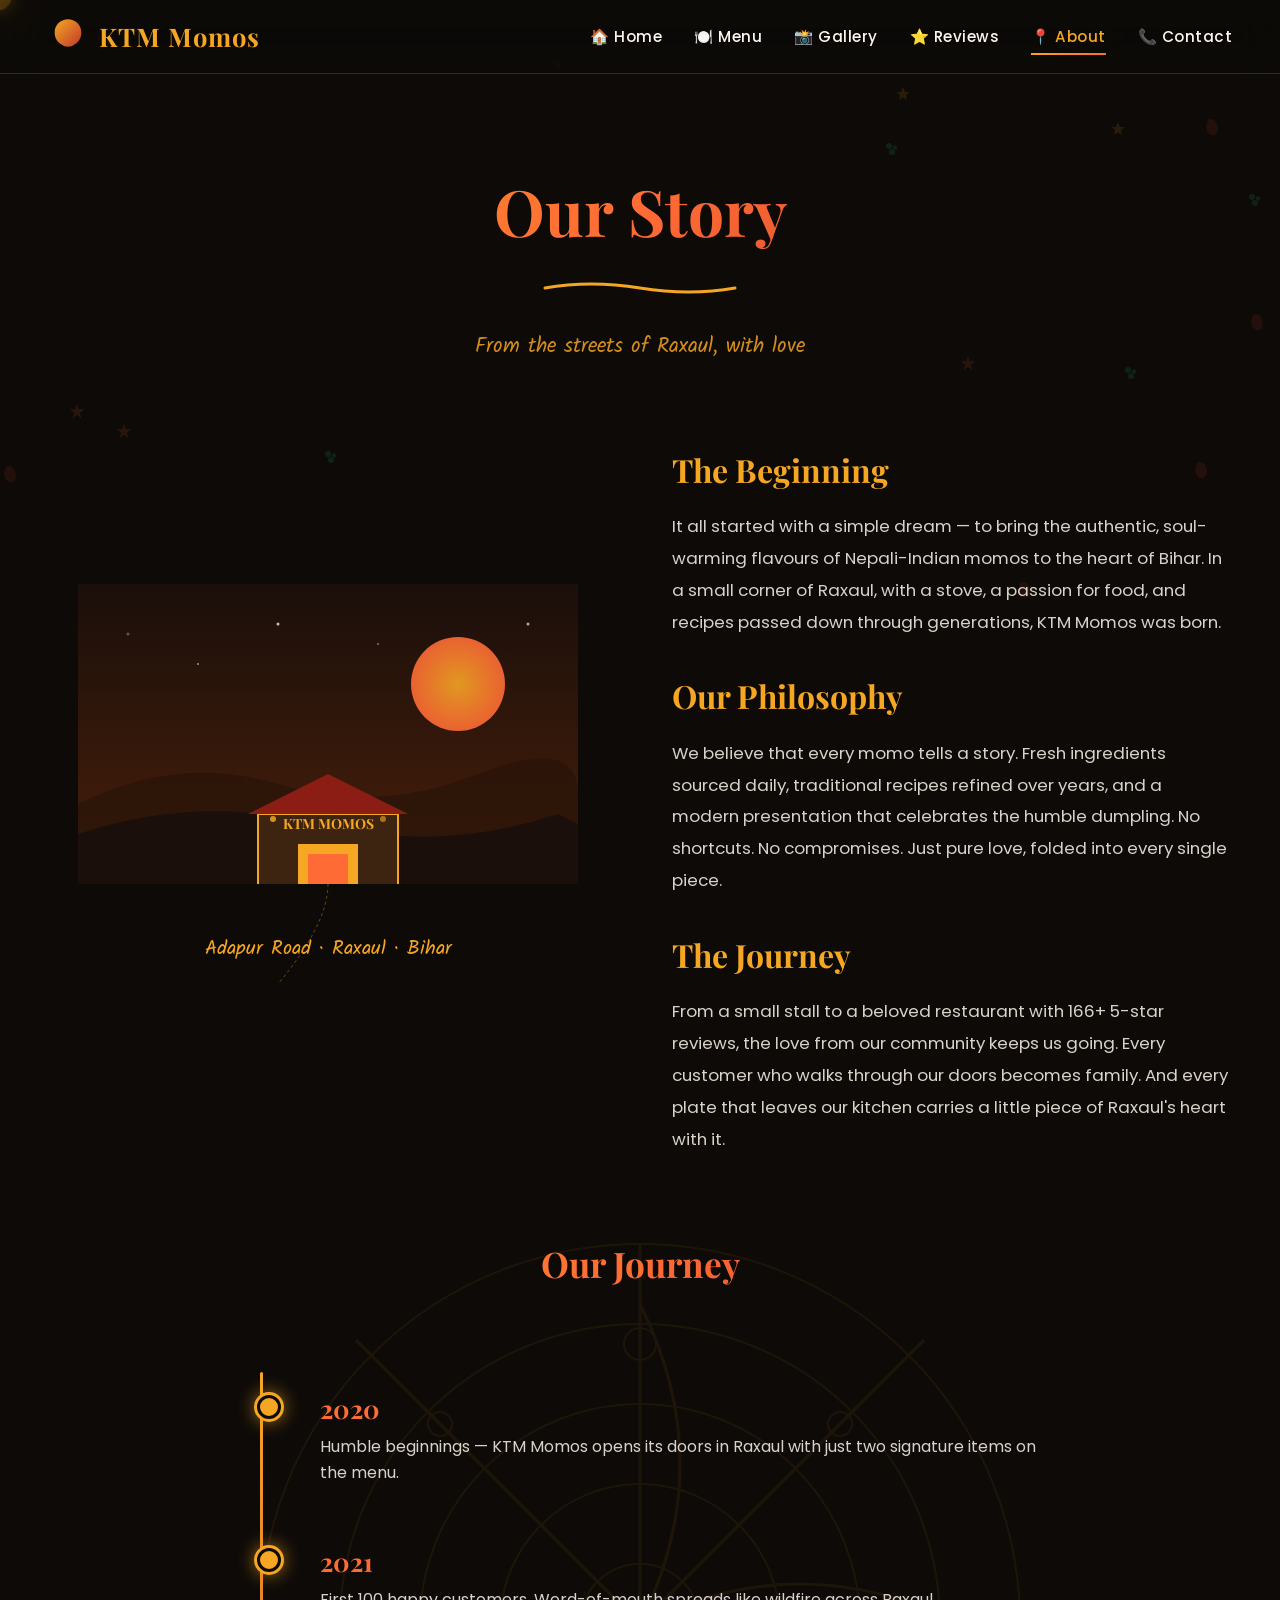
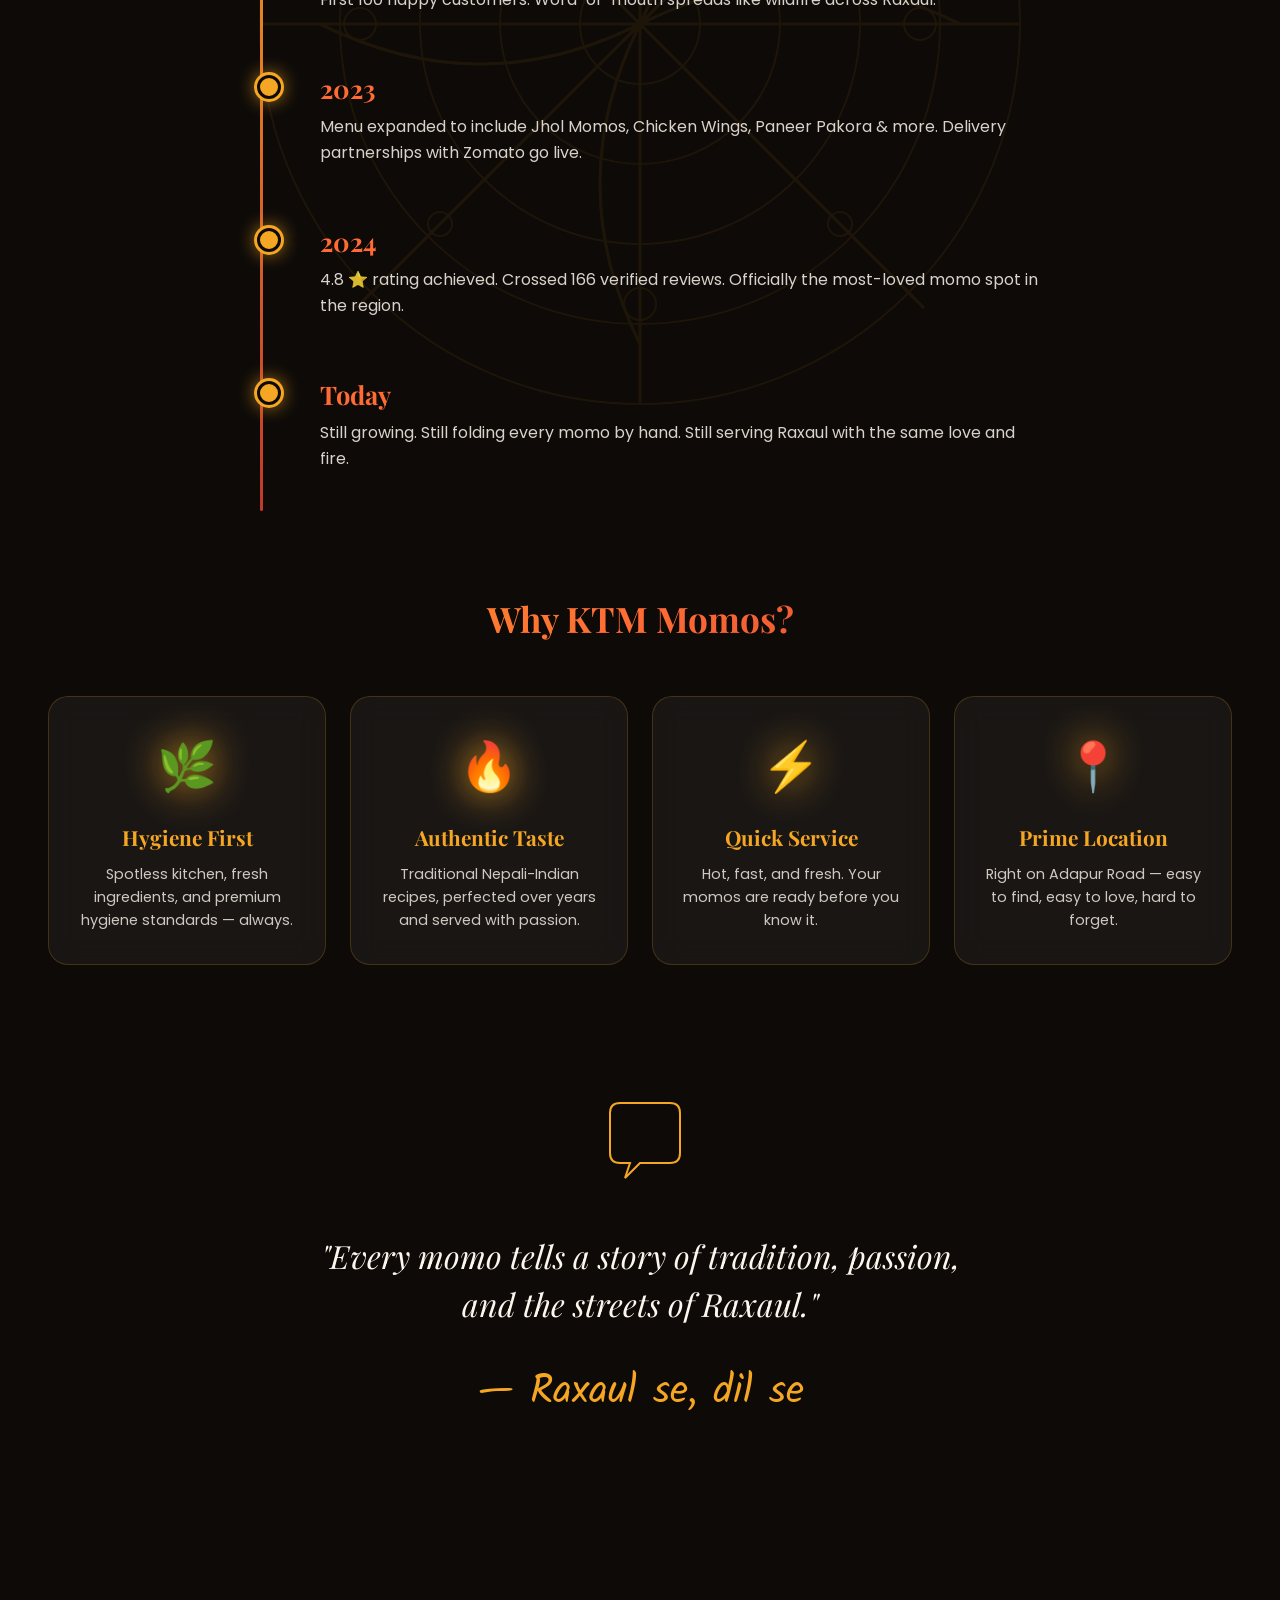
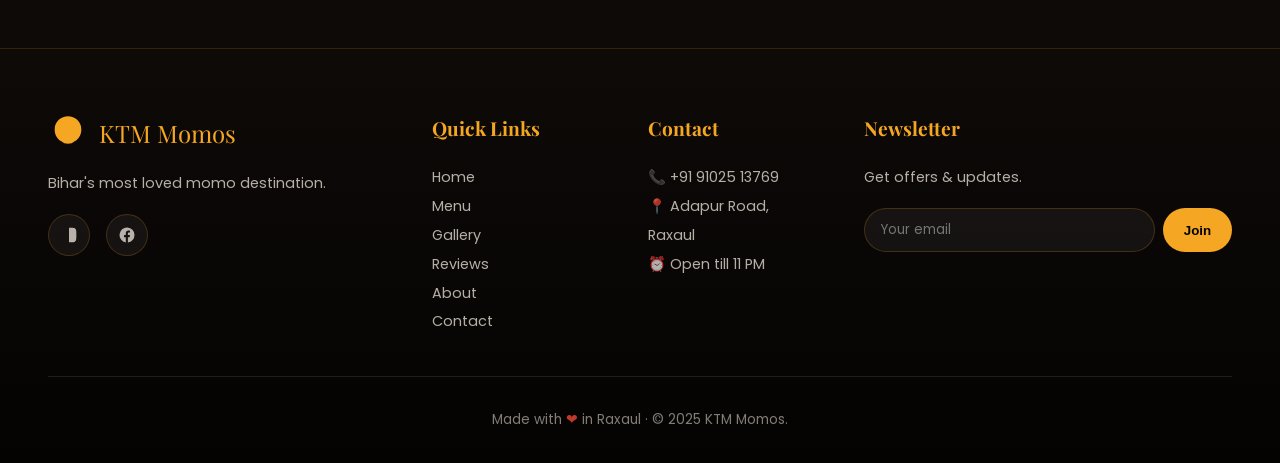
<file: about.html>
<!DOCTYPE html>
<html lang="en">
<head>
<meta charset="UTF-8" />
<meta name="viewport" content="width=device-width, initial-scale=1.0" />
<title>About — KTM Momos | Our Story | Raxaul, Bihar</title>
<link rel="preconnect" href="https://fonts.googleapis.com" />
<link rel="preconnect" href="https://fonts.gstatic.com" crossorigin />
<link href="https://fonts.googleapis.com/css2?family=Playfair+Display:wght@400;700;900&family=Poppins:wght@300;400;500;600;700&family=Kalam:wght@400;700&display=swap" rel="stylesheet" />
<link rel="stylesheet" href="css/style.css" />
<link rel="stylesheet" href="css/animations.css" />
</head>
<body>

<div class="scroll-progress"></div>
<div class="cursor"><svg viewBox="0 0 24 24"><path d="M12 2C7 2 3 6 3 11c0 3 2 5 4 7 1 1 3 2 5 2s4-1 5-2c2-2 4-4 4-7 0-5-4-9-9-9z" fill="#F5A623"/></svg></div>
<div class="page-wipe"></div>
<div class="global-particles"></div>

<nav class="navbar">
  <a class="nav-logo" href="index.html">
    <svg viewBox="0 0 48 48"><defs><linearGradient id="logoG" x1="0" x2="1" y1="0" y2="1"><stop offset="0" stop-color="#F5A623"/><stop offset="1" stop-color="#C0392B"/></linearGradient></defs><path d="M24 4c-8 0-16 6-16 16 0 6 3 11 8 14 2 2 5 3 8 3s6-1 8-3c5-3 8-8 8-14 0-10-8-16-16-16z" fill="url(#logoG)"/></svg>
    <span>KTM Momos</span>
  </a>
  <ul class="nav-links">
    <li><a href="index.html">🏠 Home</a></li>
    <li><a href="menu.html">🍽️ Menu</a></li>
    <li><a href="gallery.html">📸 Gallery</a></li>
    <li><a href="reviews.html">⭐ Reviews</a></li>
    <li><a href="about.html" class="active">📍 About</a></li>
    <li><a href="contact.html">📞 Contact</a></li>
  </ul>
  <button class="nav-toggle"><span></span><span></span><span></span></button>
</nav>

<section class="section" style="padding-top: 10rem; position: relative; overflow:hidden;">
  <!-- Mandala background -->
  <svg class="mandala-bg" viewBox="0 0 200 200">
    <g fill="none" stroke="#F5A623" stroke-width="0.5">
      <circle cx="100" cy="100" r="95"/>
      <circle cx="100" cy="100" r="75"/>
      <circle cx="100" cy="100" r="55"/>
      <circle cx="100" cy="100" r="35"/>
      <circle cx="100" cy="100" r="15"/>
      <g stroke-width="0.8">
        <path d="M100 5 L100 195 M5 100 L195 100 M29 29 L171 171 M171 29 L29 171"/>
        <path d="M100 20 Q120 60 100 100 Q80 140 100 180"/>
        <path d="M20 100 Q60 120 100 100 Q140 80 180 100"/>
      </g>
      <g>
        <circle cx="100" cy="30" r="4"/><circle cx="100" cy="170" r="4"/>
        <circle cx="30" cy="100" r="4"/><circle cx="170" cy="100" r="4"/>
        <circle cx="50" cy="50" r="3"/><circle cx="150" cy="50" r="3"/>
        <circle cx="50" cy="150" r="3"/><circle cx="150" cy="150" r="3"/>
      </g>
    </g>
  </svg>

  <h1 class="section-title">Our Story</h1>
  <svg class="brush-underline" viewBox="0 0 200 20"><path d="M5 10 Q50 2 100 10 T195 10" fill="none" stroke="#F5A623" stroke-width="3" stroke-linecap="round"/></svg>
  <p class="section-subtitle">From the streets of Raxaul, with love</p>

  <div class="about-split" style="position:relative; z-index:2;">
    <div class="about-illustration reveal-left">
      <svg viewBox="0 0 500 400" xmlns="http://www.w3.org/2000/svg">
        <defs>
          <linearGradient id="skyG" x1="0" x2="0" y1="0" y2="1">
            <stop offset="0" stop-color="#1a0f0a"/>
            <stop offset="1" stop-color="#4a1f0a"/>
          </linearGradient>
          <radialGradient id="sunG">
            <stop offset="0" stop-color="#F5A623"/>
            <stop offset="1" stop-color="#FF6B35"/>
          </radialGradient>
        </defs>
        <!-- Sky -->
        <rect width="500" height="300" fill="url(#skyG)"/>
        <!-- Sun -->
        <circle cx="380" cy="100" r="45" fill="url(#sunG)" opacity="0.9">
          <animate attributeName="r" values="45;48;45" dur="3s" repeatCount="indefinite"/>
        </circle>
        <!-- Hills -->
        <path d="M0 220 Q100 170 200 200 T400 190 T500 210 L500 300 L0 300 Z" fill="#2a1508" opacity="0.8"/>
        <path d="M0 250 Q120 210 240 240 T480 230 L500 240 L500 300 L0 300 Z" fill="#1a0f0a"/>
        <!-- Stars -->
        <circle cx="50" cy="50" r="1.5" fill="#FDF6EC"><animate attributeName="opacity" values="0.3;1;0.3" dur="2s" repeatCount="indefinite"/></circle>
        <circle cx="120" cy="80" r="1" fill="#FDF6EC"><animate attributeName="opacity" values="0.3;1;0.3" dur="2.5s" repeatCount="indefinite"/></circle>
        <circle cx="200" cy="40" r="1.5" fill="#FDF6EC"><animate attributeName="opacity" values="0.3;1;0.3" dur="3s" repeatCount="indefinite"/></circle>
        <circle cx="300" cy="60" r="1" fill="#FDF6EC"><animate attributeName="opacity" values="0.3;1;0.3" dur="2.2s" repeatCount="indefinite"/></circle>
        <circle cx="450" cy="40" r="1.5" fill="#FDF6EC"><animate attributeName="opacity" values="0.3;1;0.3" dur="2.7s" repeatCount="indefinite"/></circle>
        <!-- Restaurant Building -->
        <rect x="180" y="230" width="140" height="90" fill="#3d2410" stroke="#F5A623" stroke-width="2"/>
        <rect x="220" y="260" width="60" height="60" fill="#F5A623"/>
        <rect x="230" y="270" width="40" height="40" fill="#FF6B35"/>
        <text x="250" y="245" text-anchor="middle" font-family="Playfair Display" font-size="14" fill="#F5A623" font-weight="bold">KTM MOMOS</text>
        <!-- Roof -->
        <path d="M170 230 L250 190 L330 230 Z" fill="#8b1d14"/>
        <!-- Lantern lights -->
        <circle cx="195" cy="235" r="3" fill="#F5A623"><animate attributeName="opacity" values="0.5;1;0.5" dur="1.5s" repeatCount="indefinite"/></circle>
        <circle cx="305" cy="235" r="3" fill="#F5A623"><animate attributeName="opacity" values="0.5;1;0.5" dur="1.8s" repeatCount="indefinite"/></circle>
        <!-- Ground -->
        <rect y="300" width="500" height="100" fill="#0D0A08"/>
        <!-- Path -->
        <path d="M250 300 Q250 340 200 400" fill="none" stroke="#F5A623" stroke-width="1" stroke-dasharray="3 3" opacity="0.4"/>
        <!-- Signature text -->
        <text x="250" y="370" text-anchor="middle" font-family="Kalam" font-size="20" fill="#F5A623">Adapur Road · Raxaul · Bihar</text>
      </svg>
    </div>

    <div class="about-text">
      <h3>The Beginning</h3>
      <p class="reveal">It all started with a simple dream — to bring the authentic, soul-warming flavours of Nepali-Indian momos to the heart of Bihar. In a small corner of Raxaul, with a stove, a passion for food, and recipes passed down through generations, KTM Momos was born.</p>

      <h3>Our Philosophy</h3>
      <p class="reveal">We believe that every momo tells a story. Fresh ingredients sourced daily, traditional recipes refined over years, and a modern presentation that celebrates the humble dumpling. No shortcuts. No compromises. Just pure love, folded into every single piece.</p>

      <h3>The Journey</h3>
      <p class="reveal">From a small stall to a beloved restaurant with 166+ 5-star reviews, the love from our community keeps us going. Every customer who walks through our doors becomes family. And every plate that leaves our kitchen carries a little piece of Raxaul's heart with it.</p>
    </div>
  </div>

  <!-- Timeline -->
  <h2 class="section-title" style="font-size: 2.2rem; margin-top: 4rem;">Our Journey</h2>
  <div class="timeline">
    <div class="timeline-item">
      <div class="timeline-year">2020</div>
      <p class="timeline-text">Humble beginnings — KTM Momos opens its doors in Raxaul with just two signature items on the menu.</p>
    </div>
    <div class="timeline-item">
      <div class="timeline-year">2021</div>
      <p class="timeline-text">First 100 happy customers. Word-of-mouth spreads like wildfire across Raxaul.</p>
    </div>
    <div class="timeline-item">
      <div class="timeline-year">2023</div>
      <p class="timeline-text">Menu expanded to include Jhol Momos, Chicken Wings, Paneer Pakora & more. Delivery partnerships with Zomato go live.</p>
    </div>
    <div class="timeline-item">
      <div class="timeline-year">2024</div>
      <p class="timeline-text">4.8 ⭐ rating achieved. Crossed 166 verified reviews. Officially the most-loved momo spot in the region.</p>
    </div>
    <div class="timeline-item">
      <div class="timeline-year">Today</div>
      <p class="timeline-text">Still growing. Still folding every momo by hand. Still serving Raxaul with the same love and fire.</p>
    </div>
  </div>

  <!-- Why KTM -->
  <h2 class="section-title" style="font-size: 2.2rem; margin-top: 4rem;">Why KTM Momos?</h2>
  <div class="why-grid">
    <div class="why-card reveal">
      <div class="why-icon">🌿</div>
      <h4>Hygiene First</h4>
      <p>Spotless kitchen, fresh ingredients, and premium hygiene standards — always.</p>
    </div>
    <div class="why-card reveal">
      <div class="why-icon">🔥</div>
      <h4>Authentic Taste</h4>
      <p>Traditional Nepali-Indian recipes, perfected over years and served with passion.</p>
    </div>
    <div class="why-card reveal">
      <div class="why-icon">⚡</div>
      <h4>Quick Service</h4>
      <p>Hot, fast, and fresh. Your momos are ready before you know it.</p>
    </div>
    <div class="why-card reveal">
      <div class="why-icon">📍</div>
      <h4>Prime Location</h4>
      <p>Right on Adapur Road — easy to find, easy to love, hard to forget.</p>
    </div>
  </div>

  <!-- Quote -->
  <div class="quote-block">
    <svg class="quote-bubble" viewBox="0 0 100 100">
      <path d="M 20 20 Q 20 10 30 10 L 80 10 Q 90 10 90 20 L 90 60 Q 90 70 80 70 L 50 70 L 35 85 L 40 70 L 30 70 Q 20 70 20 60 Z"/>
    </svg>
    <p class="quote-text">"Every momo tells a story of tradition, passion,<br/>and the streets of Raxaul."</p>
    <span class="quote-signature">— Raxaul se, dil se</span>
  </div>
</section>

<footer class="footer">
  <div class="footer-grid">
    <div class="footer-col">
      <div class="footer-logo"><svg viewBox="0 0 48 48"><path d="M24 4c-8 0-16 6-16 16 0 6 3 11 8 14 2 2 5 3 8 3s6-1 8-3c5-3 8-8 8-14 0-10-8-16-16-16z" fill="#F5A623"/></svg><span>KTM Momos</span></div>
      <p>Bihar's most loved momo destination.</p>
      <div class="social-row">
        <a href="#"><svg viewBox="0 0 24 24" fill="currentColor"><path d="M12 2.2c3.2 0 3.6 0 4.8.1 1.2.1 1.8.3 2.2.4.6.2 1 .5 1.4.9s.7.9.9 1.4c.2.5.3 1.1.4 2.2.1 1.2.1 1.6.1 4.8s0 3.6-.1 4.8c-.1 1.2-.3 1.8-.4 2.2-.2.6-.5 1-.9 1.4s-.9.7-1.4.9c-.5.2-1.1.3-2.2.4-1.2.1-1.6.1-4.8.1z"/></svg></a>
        <a href="#"><svg viewBox="0 0 24 24" fill="currentColor"><path d="M22 12a10 10 0 10-11.6 9.9v-7H8v-3h2.4V9.8c0-2.4 1.4-3.7 3.6-3.7 1 0 2 .2 2 .2v2.3h-1.2c-1.2 0-1.6.7-1.6 1.5V12h2.7l-.4 3h-2.3v7A10 10 0 0022 12z"/></svg></a>
      </div>
    </div>
    <div class="footer-col"><h4>Quick Links</h4><ul><li><a href="index.html">Home</a></li><li><a href="menu.html">Menu</a></li><li><a href="gallery.html">Gallery</a></li><li><a href="reviews.html">Reviews</a></li><li><a href="about.html">About</a></li><li><a href="contact.html">Contact</a></li></ul></div>
    <div class="footer-col"><h4>Contact</h4><p>📞 +91 91025 13769</p><p>📍 Adapur Road, Raxaul</p><p>⏰ Open till 11 PM</p></div>
    <div class="footer-col"><h4>Newsletter</h4><p>Get offers & updates.</p><form class="newsletter-input" onsubmit="event.preventDefault(); alert('Subscribed!');"><input type="email" placeholder="Your email" required /><button>Join</button></form></div>
  </div>
  <div class="footer-bottom">Made with <span class="heart">❤</span> in Raxaul · © 2025 KTM Momos.</div>
</footer>

<script src="js/main.js"></script>
<script src="js/parallax.js"></script>
<script src="js/animations.js"></script>
</body>
</html>
</file>
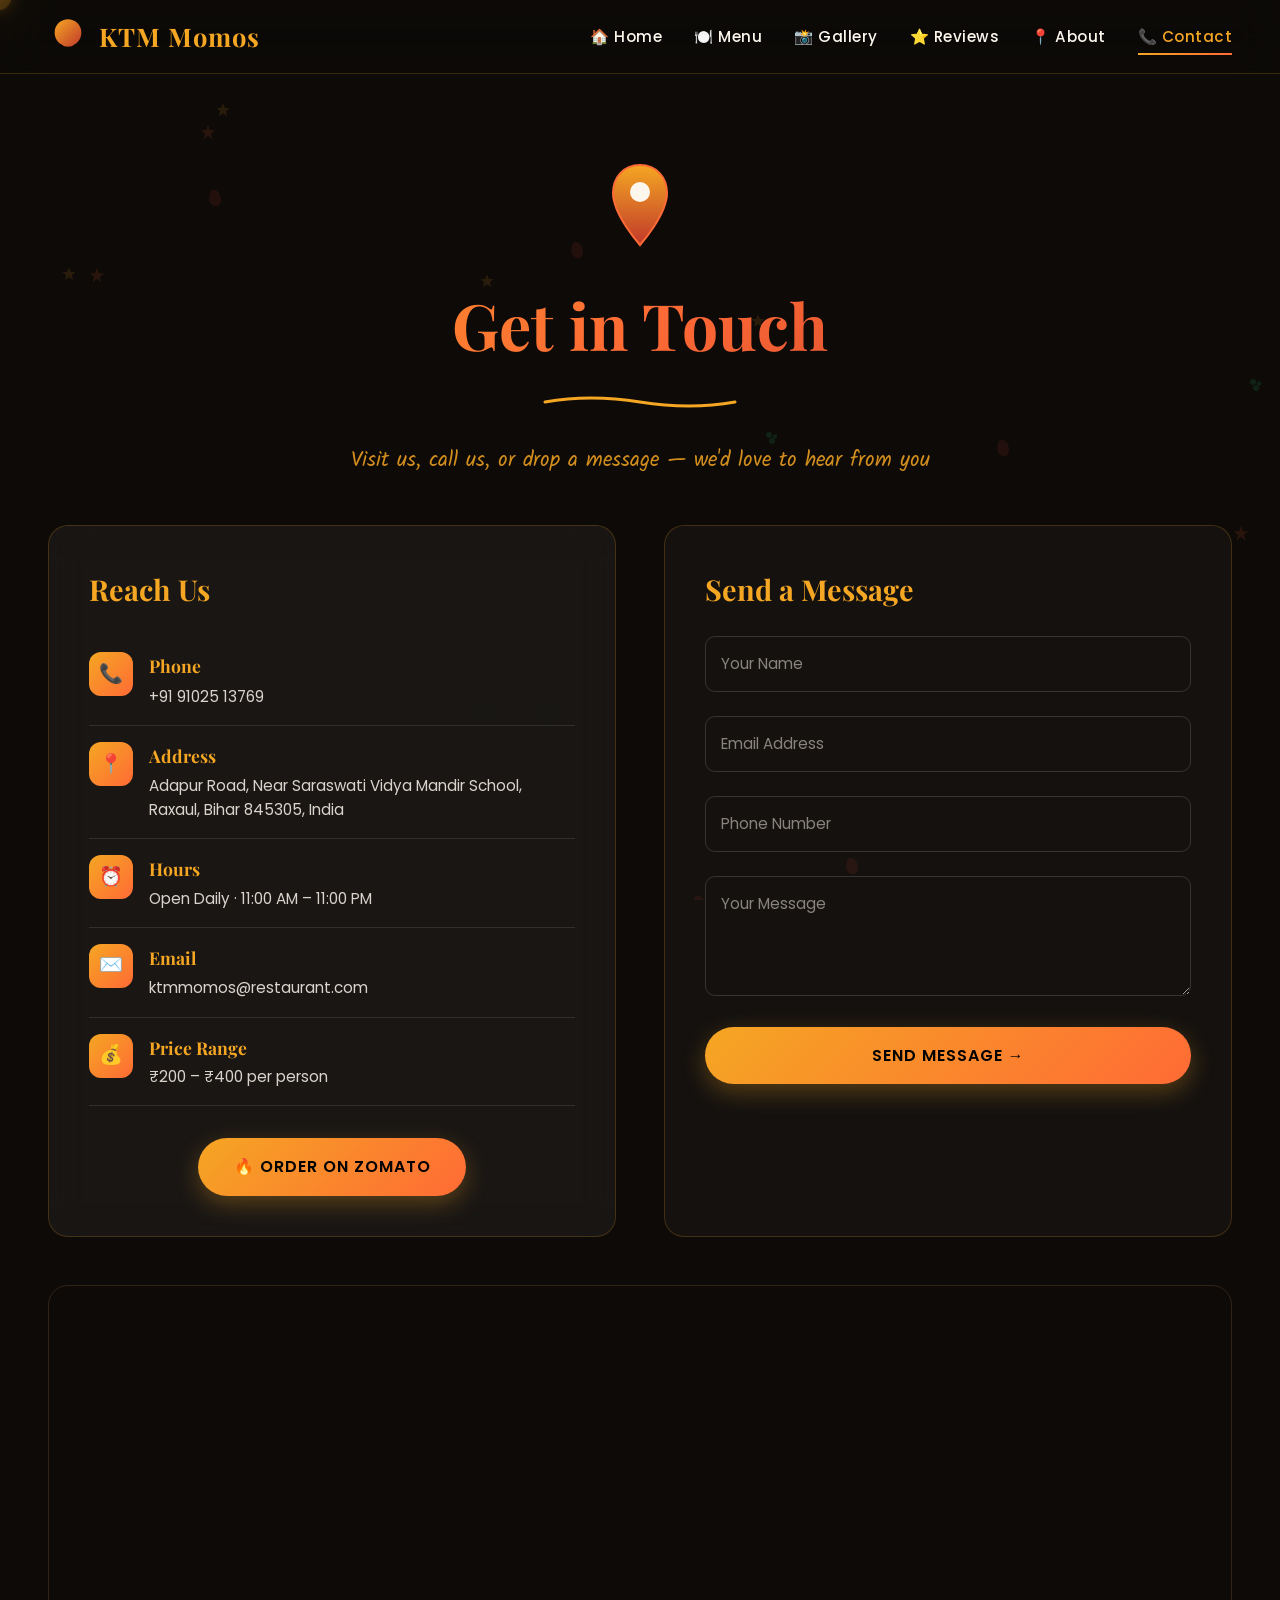
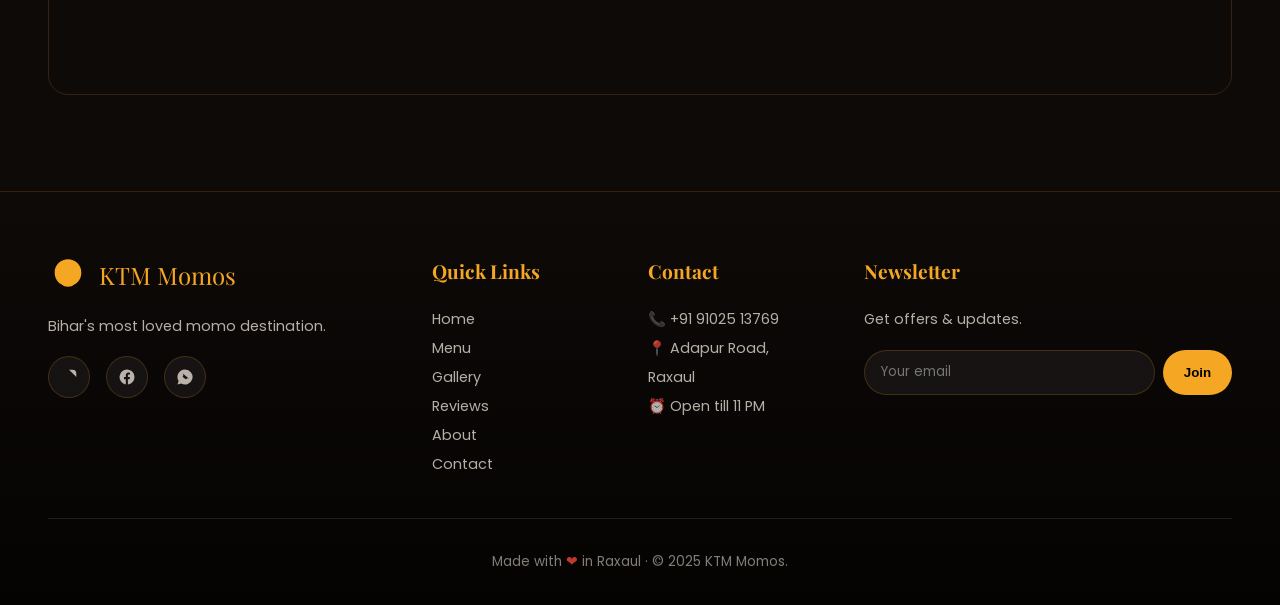
<file: contact.html>
<!DOCTYPE html>
<html lang="en">
<head>
<meta charset="UTF-8" />
<meta name="viewport" content="width=device-width, initial-scale=1.0" />
<title>Contact — KTM Momos | Adapur Road, Raxaul, Bihar</title>
<link rel="preconnect" href="https://fonts.googleapis.com" />
<link rel="preconnect" href="https://fonts.gstatic.com" crossorigin />
<link href="https://fonts.googleapis.com/css2?family=Playfair+Display:wght@400;700;900&family=Poppins:wght@300;400;500;600;700&family=Kalam:wght@400;700&display=swap" rel="stylesheet" />
<link rel="stylesheet" href="css/style.css" />
<link rel="stylesheet" href="css/animations.css" />
</head>
<body>

<div class="scroll-progress"></div>
<div class="cursor"><svg viewBox="0 0 24 24"><path d="M12 2C7 2 3 6 3 11c0 3 2 5 4 7 1 1 3 2 5 2s4-1 5-2c2-2 4-4 4-7 0-5-4-9-9-9z" fill="#F5A623"/></svg></div>
<div class="page-wipe"></div>
<div class="global-particles"></div>

<nav class="navbar">
  <a class="nav-logo" href="index.html">
    <svg viewBox="0 0 48 48"><defs><linearGradient id="logoG" x1="0" x2="1" y1="0" y2="1"><stop offset="0" stop-color="#F5A623"/><stop offset="1" stop-color="#C0392B"/></linearGradient></defs><path d="M24 4c-8 0-16 6-16 16 0 6 3 11 8 14 2 2 5 3 8 3s6-1 8-3c5-3 8-8 8-14 0-10-8-16-16-16z" fill="url(#logoG)"/></svg>
    <span>KTM Momos</span>
  </a>
  <ul class="nav-links">
    <li><a href="index.html">🏠 Home</a></li>
    <li><a href="menu.html">🍽️ Menu</a></li>
    <li><a href="gallery.html">📸 Gallery</a></li>
    <li><a href="reviews.html">⭐ Reviews</a></li>
    <li><a href="about.html">📍 About</a></li>
    <li><a href="contact.html" class="active">📞 Contact</a></li>
  </ul>
  <button class="nav-toggle"><span></span><span></span><span></span></button>
</nav>

<section class="section" style="padding-top: 10rem;" data-bokeh>
  <!-- Animated pin drop -->
  <div style="text-align:center; margin-bottom: 1rem;">
    <div class="pin-drop">
      <svg width="70" height="90" viewBox="0 0 70 90">
        <defs>
          <linearGradient id="pinG" x1="0" x2="0" y1="0" y2="1">
            <stop offset="0" stop-color="#F5A623"/>
            <stop offset="1" stop-color="#C0392B"/>
          </linearGradient>
        </defs>
        <path d="M35 5 C 18 5 8 18 8 33 C 8 55 35 85 35 85 C 35 85 62 55 62 33 C 62 18 52 5 35 5 Z"
              fill="url(#pinG)" stroke="#FF6B35" stroke-width="2"/>
        <circle cx="35" cy="32" r="10" fill="#FDF6EC"/>
      </svg>
    </div>
  </div>
  <h1 class="section-title">Get in Touch</h1>
  <svg class="brush-underline" viewBox="0 0 200 20"><path d="M5 10 Q50 2 100 10 T195 10" fill="none" stroke="#F5A623" stroke-width="3" stroke-linecap="round"/></svg>
  <p class="section-subtitle">Visit us, call us, or drop a message — we'd love to hear from you</p>

  <div class="contact-grid">
    <!-- Contact Info Card -->
    <div class="contact-card reveal-left">
      <h3 style="font-family: var(--font-display); color: var(--saffron); font-size: 1.8rem; margin-bottom: 1.5rem;">Reach Us</h3>

      <div class="contact-info-item">
        <div class="icon">📞</div>
        <div>
          <h4>Phone</h4>
          <a href="tel:+919102513769">+91 91025 13769</a>
        </div>
      </div>

      <div class="contact-info-item">
        <div class="icon">📍</div>
        <div>
          <h4>Address</h4>
          <p>Adapur Road, Near Saraswati Vidya Mandir School,<br/>Raxaul, Bihar 845305, India</p>
        </div>
      </div>

      <div class="contact-info-item">
        <div class="icon">⏰</div>
        <div>
          <h4>Hours</h4>
          <p>Open Daily · 11:00 AM – 11:00 PM</p>
        </div>
      </div>

      <div class="contact-info-item">
        <div class="icon">✉️</div>
        <div>
          <h4>Email</h4>
          <a href="mailto:ktmmomos@restaurant.com">ktmmomos@restaurant.com</a>
        </div>
      </div>

      <div class="contact-info-item">
        <div class="icon">💰</div>
        <div>
          <h4>Price Range</h4>
          <p>₹200 – ₹400 per person</p>
        </div>
      </div>

      <!-- Order button with flame -->
      <div style="margin-top: 2rem; text-align:center;">
        <div class="order-btn-wrap">
          <svg class="flame" viewBox="0 0 100 120" xmlns="http://www.w3.org/2000/svg">
            <defs>
              <radialGradient id="fireG" cx="50%" cy="80%">
                <stop offset="0" stop-color="#FDF6EC"/>
                <stop offset="0.3" stop-color="#F5A623"/>
                <stop offset="0.7" stop-color="#FF6B35"/>
                <stop offset="1" stop-color="#C0392B" stop-opacity="0"/>
              </radialGradient>
            </defs>
            <path d="M50 100 C 30 90, 20 70, 25 50 C 30 30, 40 25, 45 40 C 50 25, 60 20, 65 35 C 70 50, 80 60, 75 80 C 70 95, 60 100, 50 100 Z" fill="url(#fireG)"/>
          </svg>
          <a href="https://www.zomato.com" target="_blank" class="btn btn-primary">🔥 Order on Zomato</a>
        </div>
      </div>
    </div>

    <!-- Contact Form -->
    <form class="contact-form reveal-right" onsubmit="event.preventDefault(); alert('Dhanyawaad! We will get back to you soon.'); this.reset();">
      <h3 style="font-family: var(--font-display); color: var(--saffron); font-size: 1.8rem; margin-bottom: 1.5rem;">Send a Message</h3>
      <div class="form-field">
        <input type="text" id="name" placeholder=" " required />
        <label for="name">Your Name</label>
      </div>
      <div class="form-field">
        <input type="email" id="email" placeholder=" " required />
        <label for="email">Email Address</label>
      </div>
      <div class="form-field">
        <input type="tel" id="phone" placeholder=" " />
        <label for="phone">Phone Number</label>
      </div>
      <div class="form-field">
        <textarea id="message" placeholder=" " required></textarea>
        <label for="message">Your Message</label>
      </div>
      <button type="submit" class="btn btn-primary" style="width:100%; justify-content:center;">Send Message →</button>
    </form>
  </div>

  <!-- Map -->
  <div class="map-wrap reveal-scale">
    <iframe
      src="https://www.google.com/maps?q=Raxaul,Bihar,India&output=embed"
      loading="lazy"
      title="KTM Momos Location">
    </iframe>
  </div>
</section>

<footer class="footer">
  <div class="footer-grid">
    <div class="footer-col">
      <div class="footer-logo"><svg viewBox="0 0 48 48"><path d="M24 4c-8 0-16 6-16 16 0 6 3 11 8 14 2 2 5 3 8 3s6-1 8-3c5-3 8-8 8-14 0-10-8-16-16-16z" fill="#F5A623"/></svg><span>KTM Momos</span></div>
      <p>Bihar's most loved momo destination.</p>
      <div class="social-row">
        <a href="#"><svg viewBox="0 0 24 24" fill="currentColor"><path d="M12 2.2c3.2 0 3.6 0 4.8.1 1.2.1 1.8.3 2.2.4.6.2 1 .5 1.4.9s.7.9.9 1.4c.2.5.3 1.1.4 2.2.1 1.2.1 1.6.1 4.8z"/></svg></a>
        <a href="#"><svg viewBox="0 0 24 24" fill="currentColor"><path d="M22 12a10 10 0 10-11.6 9.9v-7H8v-3h2.4V9.8c0-2.4 1.4-3.7 3.6-3.7 1 0 2 .2 2 .2v2.3h-1.2c-1.2 0-1.6.7-1.6 1.5V12h2.7l-.4 3h-2.3v7A10 10 0 0022 12z"/></svg></a>
        <a href="#"><svg viewBox="0 0 24 24" fill="currentColor"><path d="M17.5 14.4c-.3-.2-1.7-.8-2-.9-.3-.1-.5-.2-.7.2-.2.3-.8.9-1 1.1-.2.2-.4.2-.7.1-.3-.2-1.3-.5-2.4-1.5-.9-.8-1.5-1.8-1.7-2.1-.2-.3 0-.5.1-.6.1-.1.3-.4.4-.5.1-.2.2-.3.3-.5 0-.2 0-.4 0-.5s-.7-1.6-.9-2.2c-.2-.6-.5-.5-.7-.5zM12 2a10 10 0 00-8.5 15.3L2 22l4.8-1.5A10 10 0 1012 2z"/></svg></a>
      </div>
    </div>
    <div class="footer-col"><h4>Quick Links</h4><ul><li><a href="index.html">Home</a></li><li><a href="menu.html">Menu</a></li><li><a href="gallery.html">Gallery</a></li><li><a href="reviews.html">Reviews</a></li><li><a href="about.html">About</a></li><li><a href="contact.html">Contact</a></li></ul></div>
    <div class="footer-col"><h4>Contact</h4><p>📞 +91 91025 13769</p><p>📍 Adapur Road, Raxaul</p><p>⏰ Open till 11 PM</p></div>
    <div class="footer-col"><h4>Newsletter</h4><p>Get offers & updates.</p><form class="newsletter-input" onsubmit="event.preventDefault(); alert('Subscribed!');"><input type="email" placeholder="Your email" required /><button>Join</button></form></div>
  </div>
  <div class="footer-bottom">Made with <span class="heart">❤</span> in Raxaul · © 2025 KTM Momos.</div>
</footer>

<script src="js/main.js"></script>
<script src="js/parallax.js"></script>
<script src="js/animations.js"></script>
</body>
</html>
</file>
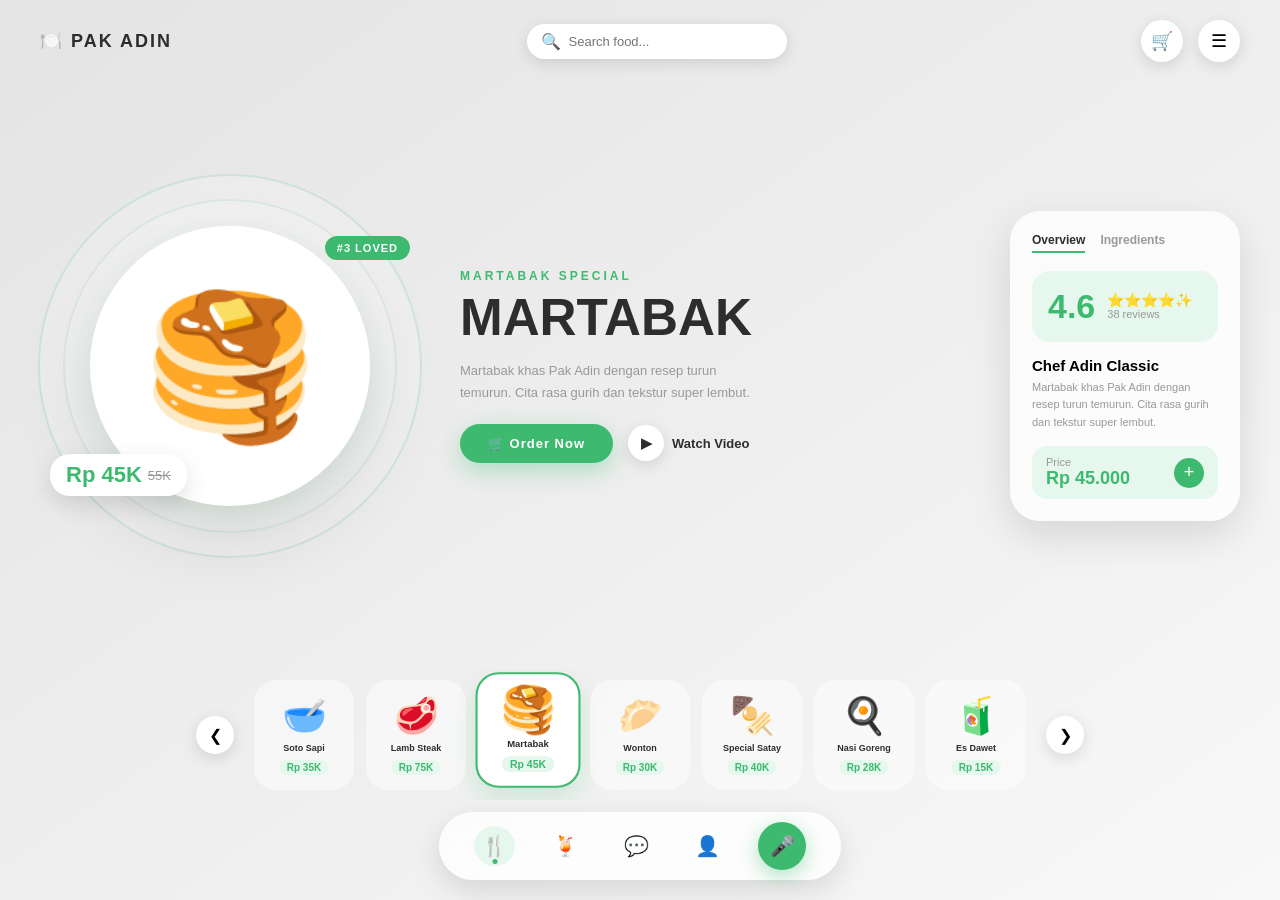
<file: menu STYLE.html>
<!DOCTYPE html>
<html lang="en">
<head>
    <meta charset="UTF-8">
    <meta name="viewport" content="width=device-width, initial-scale=1.0">
    <title>Pak Adin Premium Menu</title>
    <style>
        * {
            margin: 0;
            padding: 0;
            box-sizing: border-box;
            font-family: 'Segoe UI', Tahoma, Geneva, Verdana, sans-serif;
        }

        :root {
            --bg: #efefef;
            --card: #ffffff;
            --accent: #2d2d2d;
            --green: #3dba6f;
            --light-green: #e6f7ee;
            --gray: #999;
            --shadow: rgba(0,0,0,0.12);
        }

        body {
            background: linear-gradient(145deg, #e4e4e4, #f8f8f8);
            min-height: 100vh;
            display: flex;
            align-items: center;
            justify-content: center;
            overflow: hidden;
        }

        .app {
            width: 100%;
            height: 100vh;
            max-width: 1300px;
            padding: 20px 40px;
            display: flex;
            flex-direction: column;
            gap: 10px;
            position: relative;
        }

        /* ── TOP BAR ── */
        .top-bar {
            display: flex;
            align-items: center;
            justify-content: space-between;
        }

        .brand {
            font-size: 18px;
            font-weight: 900;
            letter-spacing: 2px;
            color: var(--accent);
        }

        .search-wrap {
            position: relative;
            width: 260px;
        }

        .search-wrap input {
            width: 100%;
            padding: 10px 20px 10px 42px;
            border: none;
            border-radius: 40px;
            background: white;
            font-size: 13px;
            box-shadow: 0 4px 15px var(--shadow);
            outline: none;
            transition: box-shadow 0.3s;
        }

        .search-wrap input:focus {
            box-shadow: 0 4px 25px rgba(61,186,111,0.3);
        }

        .search-icon {
            position: absolute;
            left: 14px;
            top: 50%;
            transform: translateY(-50%);
            font-size: 16px;
        }

        /* Search Dropdown */
        .search-dropdown {
            position: absolute;
            top: calc(100% + 8px);
            left: 0;
            width: 320px;
            background: white;
            border-radius: 20px;
            box-shadow: 0 20px 60px rgba(0,0,0,0.15);
            overflow: hidden;
            z-index: 100;
            opacity: 0;
            pointer-events: none;
            transform: translateY(-10px);
            transition: all 0.3s cubic-bezier(0.34, 1.56, 0.64, 1);
        }

        .search-dropdown.show {
            opacity: 1;
            pointer-events: all;
            transform: translateY(0);
        }

        .search-item {
            display: flex;
            align-items: center;
            gap: 14px;
            padding: 14px 20px;
            cursor: pointer;
            transition: background 0.2s;
            border-bottom: 1px solid #f5f5f5;
        }

        .search-item:last-child { border-bottom: none; }

        .search-item:hover {
            background: #f8fffe;
        }

        .search-item-emoji {
            font-size: 32px;
            flex-shrink: 0;
        }

        .search-item-info { flex: 1; }

        .search-item-name {
            font-weight: 700;
            font-size: 13px;
            color: var(--accent);
        }

        .search-item-cat {
            font-size: 11px;
            color: var(--gray);
        }

        .search-item-price {
            font-weight: 800;
            font-size: 15px;
            color: var(--green);
            white-space: nowrap;
        }

        .no-result {
            padding: 20px;
            text-align: center;
            color: var(--gray);
            font-size: 13px;
        }

        .top-icons {
            display: flex;
            gap: 15px;
        }

        .icon-btn {
            width: 42px;
            height: 42px;
            border-radius: 50%;
            background: white;
            border: none;
            cursor: pointer;
            font-size: 18px;
            box-shadow: 0 4px 15px var(--shadow);
            display: flex;
            align-items: center;
            justify-content: center;
            transition: transform 0.2s;
        }

        .icon-btn:hover { transform: scale(1.1); }

        /* ── MAIN ── */
        .main-area {
            display: flex;
            align-items: center;
            gap: 20px;
            flex: 1;
        }

        /* FOOD PLATE */
        .plate-zone {
            position: relative;
            width: 380px;
            flex-shrink: 0;
            display: flex;
            align-items: center;
            justify-content: center;
        }

        .plate-ring {
            position: absolute;
            border-radius: 50%;
            background: radial-gradient(circle, rgba(255,255,255,0.6), rgba(255,255,255,0));
            animation: ringPulse 3s ease-in-out infinite;
        }

        .plate-ring.r1 {
            width: 380px; height: 380px;
            box-shadow: 0 0 0 2px rgba(61,186,111,0.15);
        }

        .plate-ring.r2 {
            width: 330px; height: 330px;
            box-shadow: 0 0 0 2px rgba(61,186,111,0.1);
            animation-delay: 0.5s;
        }

        @keyframes ringPulse {
            0%,100% { transform: scale(1); opacity: 0.8; }
            50% { transform: scale(1.05); opacity: 1; }
        }

        .plate-card {
            width: 280px;
            height: 280px;
            background: white;
            border-radius: 50%;
            display: flex;
            align-items: center;
            justify-content: center;
            font-size: 140px;
            box-shadow:
                0 30px 80px rgba(0,0,0,0.12),
                0 10px 30px rgba(61,186,111,0.1),
                inset 0 2px 6px rgba(255,255,255,0.9);
            position: relative;
            z-index: 5;
            transition: transform 0.6s cubic-bezier(0.34, 1.56, 0.64, 1);
            cursor: pointer;
        }

        .plate-card:hover {
            transform: scale(1.05) rotate(3deg);
        }

        .plate-card.exit {
            animation: plateExit 0.4s forwards cubic-bezier(0.36, 0, 0.66, -0.56);
        }

        .plate-card.enter {
            animation: plateEnter 0.6s forwards cubic-bezier(0.34, 1.56, 0.64, 1);
        }

        @keyframes plateExit {
            0%  { transform: scale(1) rotate(0deg); opacity: 1; }
            100% { transform: scale(0) rotate(180deg); opacity: 0; }
        }

        @keyframes plateEnter {
            0%  { transform: scale(0) rotate(-180deg); opacity: 0; }
            100% { transform: scale(1) rotate(0deg); opacity: 1; }
        }

        /* Floating badge */
        .float-badge {
            position: absolute;
            top: 10px;
            right: 10px;
            background: var(--green);
            color: white;
            font-size: 11px;
            font-weight: 800;
            padding: 6px 12px;
            border-radius: 20px;
            letter-spacing: 1px;
            z-index: 10;
            animation: badgeBounce 2s ease-in-out infinite;
        }

        @keyframes badgeBounce {
            0%,100% { transform: translateY(0); }
            50% { transform: translateY(-5px); }
        }

        /* Price tag floating */
        .price-tag {
            position: absolute;
            bottom: 10px;
            left: 10px;
            background: white;
            border-radius: 20px;
            padding: 8px 16px;
            box-shadow: 0 8px 25px rgba(0,0,0,0.12);
            font-size: 22px;
            font-weight: 900;
            color: var(--green);
            z-index: 10;
            display: flex;
            align-items: center;
            gap: 6px;
            transition: all 0.4s cubic-bezier(0.34, 1.56, 0.64, 1);
        }

        .price-tag .old-price {
            font-size: 13px;
            color: var(--gray);
            text-decoration: line-through;
            font-weight: 500;
        }

        /* ── HERO TEXT ── */
        .hero-text {
            flex: 1;
            padding: 20px;
        }

        .hero-sub {
            font-size: 12px;
            font-weight: 700;
            letter-spacing: 3px;
            color: var(--green);
            margin-bottom: 8px;
            opacity: 0;
            transform: translateX(-20px);
            transition: all 0.5s 0.1s;
        }

        .hero-title {
            font-size: clamp(28px, 4vw, 52px);
            font-weight: 900;
            line-height: 1.05;
            color: var(--accent);
            text-transform: uppercase;
            margin-bottom: 15px;
            opacity: 0;
            transform: translateX(-30px);
            transition: all 0.5s 0.2s;
        }

        .hero-desc {
            font-size: 13px;
            color: var(--gray);
            line-height: 1.7;
            margin-bottom: 20px;
            max-width: 300px;
            opacity: 0;
            transform: translateX(-20px);
            transition: all 0.5s 0.3s;
        }

        .hero-sub.visible,
        .hero-title.visible,
        .hero-desc.visible {
            opacity: 1;
            transform: translateX(0);
        }

        .hero-actions {
            display: flex;
            gap: 15px;
            align-items: center;
            opacity: 0;
            transform: translateY(10px);
            transition: all 0.5s 0.4s;
        }

        .hero-actions.visible {
            opacity: 1;
            transform: translateY(0);
        }

        .btn-order {
            background: var(--green);
            color: white;
            border: none;
            padding: 12px 28px;
            border-radius: 40px;
            font-size: 13px;
            font-weight: 700;
            cursor: pointer;
            box-shadow: 0 8px 25px rgba(61,186,111,0.35);
            transition: all 0.3s;
            letter-spacing: 1px;
        }

        .btn-order:hover {
            transform: translateY(-2px);
            box-shadow: 0 12px 30px rgba(61,186,111,0.45);
        }

        .btn-video {
            display: flex;
            align-items: center;
            gap: 8px;
            background: none;
            border: none;
            cursor: pointer;
            font-size: 13px;
            font-weight: 600;
            color: var(--accent);
        }

        .play-circle {
            width: 36px;
            height: 36px;
            border-radius: 50%;
            background: white;
            box-shadow: 0 4px 15px var(--shadow);
            display: flex;
            align-items: center;
            justify-content: center;
            font-size: 14px;
        }

        /* ── SIDE CARD ── */
        .side-info {
            width: 230px;
            flex-shrink: 0;
            background: rgba(255,255,255,0.75);
            backdrop-filter: blur(12px);
            border-radius: 30px;
            padding: 22px;
            box-shadow: 0 15px 40px var(--shadow);
        }

        .side-tabs {
            display: flex;
            gap: 15px;
            font-size: 12px;
            font-weight: 700;
            margin-bottom: 18px;
        }

        .side-tabs span {
            color: var(--gray);
            cursor: pointer;
            padding-bottom: 4px;
        }

        .side-tabs span.active {
            color: var(--accent);
            border-bottom: 2px solid var(--green);
        }

        .rating-block {
            background: var(--light-green);
            border-radius: 18px;
            padding: 16px;
            display: flex;
            align-items: center;
            gap: 12px;
            margin-bottom: 15px;
        }

        .rating-num {
            font-size: 34px;
            font-weight: 900;
            color: var(--green);
        }

        .stars {
            font-size: 14px;
            color: #ffc107;
        }

        .review-cnt {
            font-size: 11px;
            color: var(--gray);
        }

        .side-chef {
            font-size: 15px;
            font-weight: 800;
            margin-bottom: 5px;
            transition: all 0.4s;
        }

        .side-desc {
            font-size: 11px;
            color: var(--gray);
            line-height: 1.6;
            margin-bottom: 15px;
        }

        .side-price-row {
            display: flex;
            align-items: center;
            justify-content: space-between;
            background: var(--light-green);
            border-radius: 15px;
            padding: 10px 14px;
        }

        .side-price-label {
            font-size: 11px;
            color: var(--gray);
        }

        .side-price-val {
            font-size: 18px;
            font-weight: 900;
            color: var(--green);
            transition: all 0.4s;
        }

        .add-cart {
            width: 30px;
            height: 30px;
            background: var(--green);
            border-radius: 50%;
            display: flex;
            align-items: center;
            justify-content: center;
            color: white;
            font-size: 18px;
            cursor: pointer;
            transition: transform 0.3s;
        }

        .add-cart:hover { transform: rotate(90deg) scale(1.1); }

        /* ── CAROUSEL ── */
        .bottom-area {
            display: flex;
            flex-direction: column;
            align-items: center;
            gap: 12px;
        }

        .carousel-row {
            display: flex;
            align-items: center;
            gap: 15px;
            width: 100%;
            justify-content: center;
        }

        .carousel-arrow {
            width: 38px;
            height: 38px;
            border-radius: 50%;
            background: white;
            border: none;
            cursor: pointer;
            font-size: 16px;
            box-shadow: 0 4px 15px var(--shadow);
            display: flex;
            align-items: center;
            justify-content: center;
            transition: all 0.3s;
            flex-shrink: 0;
        }

        .carousel-arrow:hover {
            background: var(--green);
            color: white;
            transform: scale(1.1);
        }

        .carousel {
            display: flex;
            gap: 12px;
            overflow: hidden;
            padding: 10px 5px;
        }

        .food-chip {
            display: flex;
            flex-direction: column;
            align-items: center;
            justify-content: center;
            gap: 6px;
            width: 100px;
            height: 110px;
            border-radius: 22px;
            background: rgba(255,255,255,0.5);
            cursor: pointer;
            transition: all 0.4s cubic-bezier(0.34, 1.56, 0.64, 1);
            border: 2px solid transparent;
            flex-shrink: 0;
            position: relative;
            overflow: hidden;
        }

        .food-chip::before {
            content: '';
            position: absolute;
            inset: 0;
            background: var(--green);
            opacity: 0;
            transition: opacity 0.3s;
            border-radius: 22px;
        }

        .food-chip.active {
            background: white;
            border-color: var(--green);
            box-shadow: 0 10px 25px rgba(61,186,111,0.2);
            transform: translateY(-5px) scale(1.05);
        }

        .food-chip:hover:not(.active) {
            transform: translateY(-3px);
            background: rgba(255,255,255,0.8);
        }

        .chip-emoji {
            font-size: 36px;
            transition: transform 0.3s;
            position: relative;
            z-index: 1;
        }

        .food-chip:hover .chip-emoji {
            transform: scale(1.15) rotate(-5deg);
        }

        .food-chip.active .chip-emoji {
            transform: scale(1.2);
        }

        .chip-name {
            font-size: 9px;
            font-weight: 700;
            color: var(--accent);
            text-align: center;
            max-width: 80px;
            line-height: 1.2;
            position: relative;
            z-index: 1;
        }

        .chip-price-badge {
            font-size: 10px;
            font-weight: 800;
            color: var(--green);
            background: var(--light-green);
            padding: 2px 8px;
            border-radius: 10px;
            position: relative;
            z-index: 1;
        }

        /* ── BOTTOM NAV ── */
        .bottom-nav {
            background: rgba(255,255,255,0.8);
            backdrop-filter: blur(15px);
            padding: 10px 35px;
            border-radius: 50px;
            display: flex;
            align-items: center;
            gap: 30px;
            box-shadow: 0 10px 30px var(--shadow);
        }

        .nav-ic {
            font-size: 20px;
            cursor: pointer;
            padding: 8px;
            border-radius: 50%;
            transition: all 0.3s;
            position: relative;
        }

        .nav-ic.active {
            background: var(--light-green);
        }

        .nav-ic.active::after {
            content: '';
            position: absolute;
            bottom: 2px;
            left: 50%;
            transform: translateX(-50%);
            width: 5px;
            height: 5px;
            border-radius: 50%;
            background: var(--green);
        }

        .voice-ic {
            width: 48px;
            height: 48px;
            border-radius: 50%;
            background: var(--green);
            display: flex;
            align-items: center;
            justify-content: center;
            font-size: 20px;
            box-shadow: 0 6px 20px rgba(61,186,111,0.4);
            cursor: pointer;
            animation: voicePulse 2s ease-in-out infinite;
        }

        @keyframes voicePulse {
            0%,100% { box-shadow: 0 6px 20px rgba(61,186,111,0.4); }
            50% { box-shadow: 0 6px 35px rgba(61,186,111,0.7); }
        }

        /* Particle burst on select */
        .particle {
            position: absolute;
            pointer-events: none;
            font-size: 20px;
            z-index: 999;
            animation: particleFly 0.8s forwards;
        }

        @keyframes particleFly {
            0% { transform: translate(0,0) scale(1); opacity: 1; }
            100% { transform: translate(var(--tx), var(--ty)) scale(0); opacity: 0; }
        }

        /* Responsive */
        @media (max-width: 900px) {
            .side-info { display: none; }
            .hero-title { font-size: 26px; }
            .plate-card { width: 200px; height: 200px; font-size: 90px; }
            .plate-zone { width: 280px; }
            .plate-ring.r1 { width: 280px; height: 280px; }
            .plate-ring.r2 { width: 240px; height: 240px; }
        }

        @media (max-width: 600px) {
            .app { padding: 15px 20px; }
            .main-area { flex-direction: column; gap: 10px; }
            .plate-zone { width: 220px; }
            .plate-ring.r1 { width: 220px; height: 220px; }
            .plate-ring.r2 { width: 180px; height: 180px; }
            .plate-card { width: 160px; height: 160px; font-size: 70px; }
            .hero-text { padding: 10px; text-align: center; }
            .hero-actions { justify-content: center; }
            .food-chip { width: 80px; height: 90px; }
            .chip-emoji { font-size: 28px; }
            .search-wrap { width: 180px; }
        }
    </style>
</head>
<body>

<div class="app">

    <!-- TOP BAR -->
    <div class="top-bar">
        <div class="brand">🍽️ PAK ADIN</div>

        <div class="search-wrap">
            <span class="search-icon">🔍</span>
            <input type="text" id="searchInput" placeholder="Search food..." autocomplete="off">
            <div class="search-dropdown" id="searchDropdown"></div>
        </div>

        <div class="top-icons">
            <button class="icon-btn">🛒</button>
            <button class="icon-btn">☰</button>
        </div>
    </div>

    <!-- MAIN AREA -->
    <div class="main-area">

        <!-- Plate -->
        <div class="plate-zone" id="plateZone">
            <div class="plate-ring r1"></div>
            <div class="plate-ring r2"></div>
            <div class="float-badge" id="floatBadge">#3 LOVED</div>
            <div class="plate-card" id="plateCard">🥞</div>
            <div class="price-tag" id="priceTag">
                <span>Rp 45K</span>
                <span class="old-price">55K</span>
            </div>
        </div>

        <!-- Hero Text -->
        <div class="hero-text">
            <p class="hero-sub" id="heroSub">MARTABAK SPECIAL</p>
            <h1 class="hero-title" id="heroTitle">MARTABAK<br>PAK ADIN</h1>
            <p class="hero-desc" id="heroDesc">Martabak khas Pak Adin dengan resep turun temurun. Cita rasa gurih dan tekstur super lembut yang bikin ketagihan setiap gigitan.</p>
            <div class="hero-actions">
                <button class="btn-order">🛒 Order Now</button>
                <button class="btn-video">
                    <div class="play-circle">▶</div>
                    Watch Video
                </button>
            </div>
        </div>

        <!-- Side Card -->
        <div class="side-info">
            <div class="side-tabs">
                <span class="active">Overview</span>
                <span>Ingredients</span>
            </div>
            <div class="rating-block">
                <div class="rating-num" id="sideRating">4.6</div>
                <div>
                    <div class="stars" id="sideStars">⭐⭐⭐⭐⭐</div>
                    <div class="review-cnt" id="sideReviews">38 reviews</div>
                </div>
            </div>
            <div class="side-chef" id="sideChef">Chef Adin Salmon</div>
            <p class="side-desc" id="sideDesc">Bumbu rahasia turun-temurun yang menghasilkan rasa autentik tak tertandingi.</p>
            <div class="side-price-row">
                <div>
                    <div class="side-price-label">Price</div>
                    <div class="side-price-val" id="sidePriceVal">Rp 45,000</div>
                </div>
                <div class="add-cart">+</div>
            </div>
        </div>

    </div>

    <!-- BOTTOM -->
    <div class="bottom-area">
        <div class="carousel-row">
            <button class="carousel-arrow" id="leftArrow">❮</button>
            <div class="carousel" id="carousel"></div>
            <button class="carousel-arrow" id="rightArrow">❯</button>
        </div>
        <div class="bottom-nav">
            <div class="nav-ic active">🍴</div>
            <div class="nav-ic">🍹</div>
            <div class="nav-ic">💬</div>
            <div class="nav-ic">👤</div>
            <div class="voice-ic">🎤</div>
        </div>
    </div>

</div>

<script>
const menu = [
    { name:"Soto Sapi", emoji:"🥣", price:35000, priceK:"35K", oldK:"42K", rank:"#1 TOP PICK", chef:"Chef Adin Beef", rating:"4.8", reviews:"52", sub:"SOTO SPESIAL", desc:"Kuah kaldu sapi pekat dengan rempah pilihan yang meresap sempurna ke dalam daging sapi lembut.", cat:"Soup" },
    { name:"Lamb Steak", emoji:"🥩", price:75000, priceK:"75K", oldK:"90K", rank:"#5 PREMIUM", chef:"Chef Adin Grill", rating:"4.9", reviews:"29", sub:"WESTERN FUSION", desc:"Daging domba pilihan dipanggang sempurna. Disajikan dengan kentang lembut dan saus mushroom spesial.", cat:"Main" },
    { name:"Martabak", emoji:"🥞", price:45000, priceK:"45K", oldK:"55K", rank:"#3 LOVED", chef:"Chef Adin Classic", rating:"4.6", reviews:"38", sub:"MARTABAK SPECIAL", desc:"Martabak khas Pak Adin dengan resep turun temurun. Cita rasa gurih dan tekstur super lembut.", cat:"Snack" },
    { name:"Wonton", emoji:"🥟", price:30000, priceK:"30K", oldK:"38K", rank:"#2 BEST SELLER", chef:"Chef Adin Dimsum", rating:"4.5", reviews:"61", sub:"DIMSUM PREMIUM", desc:"Wonton buatan tangan dengan isian udang segar dan ayam pilihan yang sangat juicy.", cat:"Appetizer" },
    { name:"Special Satay", emoji:"🍢", price:40000, priceK:"40K", oldK:"50K", rank:"#4 LOCAL FAV", chef:"Chef Adin Satay", rating:"4.7", reviews:"44", sub:"SATE TRADISIONAL", desc:"Sate ayam kampung dengan bumbu kacang khas dibakar arang kayu pilihan.", cat:"Grill" },
    { name:"Nasi Goreng", emoji:"🍳", price:28000, priceK:"28K", oldK:"35K", rank:"#6 COMFORT", chef:"Chef Adin Rice", rating:"4.4", reviews:"73", sub:"FRIED RICE SPECIAL", desc:"Nasi goreng kampung dengan telur mata sapi dan ayam suwir, bumbu rempah otentik.", cat:"Rice" },
    { name:"Es Dawet", emoji:"🧃", price:15000, priceK:"15K", oldK:"20K", rank:"#1 DRINK", chef:"Chef Adin Drink", rating:"4.9", reviews:"90", sub:"MINUMAN SEGAR", desc:"Es dawet ayu dengan santan segar dan gula merah asli. Segar dan menyegarkan.", cat:"Drink" },
];

let current = 2;
let animating = false;

const plateCard = document.getElementById('plateCard');
const floatBadge = document.getElementById('floatBadge');
const priceTag = document.getElementById('priceTag');
const heroSub = document.getElementById('heroSub');
const heroTitle = document.getElementById('heroTitle');
const heroDesc = document.getElementById('heroDesc');
const sideRating = document.getElementById('sideRating');
const sideStars = document.getElementById('sideStars');
const sideReviews = document.getElementById('sideReviews');
const sideChef = document.getElementById('sideChef');
const sideDesc = document.getElementById('sideDesc');
const sidePriceVal = document.getElementById('sidePriceVal');

function getStars(r) {
    const full = Math.floor(r);
    return '⭐'.repeat(full) + (r % 1 >= 0.5 ? '✨' : '');
}

function updateUI(idx) {
    const d = menu[idx];

    // animate text out
    [heroSub, heroTitle, heroDesc].forEach(el => el.classList.remove('visible'));
    document.querySelector('.hero-actions').classList.remove('visible');

    setTimeout(() => {
        floatBadge.textContent = d.rank;
        priceTag.innerHTML = `<span>Rp ${d.priceK}</span><span class="old-price">${d.oldK}</span>`;
        heroSub.textContent = d.sub;
        heroTitle.innerHTML = d.name.replace(' ', '<br>');
        heroDesc.textContent = d.desc;
        sideRating.textContent = d.rating;
        sideStars.textContent = getStars(parseFloat(d.rating));
        sideReviews.textContent = d.reviews + ' reviews';
        sideChef.textContent = d.chef;
        sideDesc.textContent = d.desc;
        sidePriceVal.textContent = 'Rp ' + d.price.toLocaleString('id-ID');

        [heroSub, heroTitle, heroDesc].forEach((el, i) => {
            setTimeout(() => el.classList.add('visible'), i * 80);
        });
        setTimeout(() => document.querySelector('.hero-actions').classList.add('visible'), 350);
    }, 200);
}

function spawnParticles(x, y) {
    const emojis = ['✨','🌟','💫','⭐','🎉'];
    for (let i = 0; i < 8; i++) {
        const el = document.createElement('div');
        el.className = 'particle';
        el.textContent = emojis[Math.floor(Math.random() * emojis.length)];
        el.style.left = x + 'px';
        el.style.top = y + 'px';
        el.style.setProperty('--tx', (Math.random() - 0.5) * 200 + 'px');
        el.style.setProperty('--ty', (Math.random() - 0.5) * 200 + 'px');
        document.body.appendChild(el);
        setTimeout(() => el.remove(), 800);
    }
}

function selectItem(idx, triggerEl) {
    if (idx === current || animating) return;
    animating = true;

    if (triggerEl) {
        const r = triggerEl.getBoundingClientRect();
        spawnParticles(r.left + r.width/2, r.top + r.height/2);
    }

    plateCard.classList.add('exit');

    setTimeout(() => {
        current = idx;
        plateCard.textContent = menu[idx].emoji;
        plateCard.classList.remove('exit');
        plateCard.classList.add('enter');
        updateUI(idx);
        updateCarousel();

        setTimeout(() => {
            plateCard.classList.remove('enter');
            animating = false;
        }, 600);
    }, 400);
}

function buildCarousel() {
    const c = document.getElementById('carousel');
    c.innerHTML = '';
    menu.forEach((item, i) => {
        const div = document.createElement('div');
        div.className = 'food-chip' + (i === current ? ' active' : '');
        div.innerHTML = `
            <div class="chip-emoji">${item.emoji}</div>
            <div class="chip-name">${item.name}</div>
            <div class="chip-price-badge">Rp ${item.priceK}</div>
        `;
        div.onclick = () => selectItem(i, div);
        c.appendChild(div);
    });
}

function updateCarousel() {
    document.querySelectorAll('.food-chip').forEach((el, i) => {
        el.classList.toggle('active', i === current);
    });
}

// Init
buildCarousel();
updateUI(current);
setTimeout(() => {
    [heroSub, heroTitle, heroDesc].forEach((el, i) => {
        setTimeout(() => el.classList.add('visible'), i * 100);
    });
    setTimeout(() => document.querySelector('.hero-actions').classList.add('visible'), 400);
}, 100);

// Arrows
document.getElementById('leftArrow').onclick = () => {
    const prev = (current - 1 + menu.length) % menu.length;
    selectItem(prev);
};
document.getElementById('rightArrow').onclick = () => {
    const next = (current + 1) % menu.length;
    selectItem(next);
};

// Nav
document.querySelectorAll('.nav-ic').forEach(ic => {
    ic.onclick = function() {
        document.querySelectorAll('.nav-ic').forEach(x => x.classList.remove('active'));
        this.classList.add('active');
    }
});

// ── SEARCH ──
const searchInput = document.getElementById('searchInput');
const dropdown = document.getElementById('searchDropdown');

searchInput.addEventListener('input', () => {
    const q = searchInput.value.trim().toLowerCase();
    if (!q) { dropdown.classList.remove('show'); return; }

    const results = menu.filter(m =>
        m.name.toLowerCase().includes(q) ||
        m.cat.toLowerCase().includes(q) ||
        m.chef.toLowerCase().includes(q)
    );

    if (results.length === 0) {
        dropdown.innerHTML = `<div class="no-result">😔 No food found for "<b>${q}</b>"</div>`;
    } else {
        dropdown.innerHTML = results.map((item, i) => `
            <div class="search-item" data-idx="${menu.indexOf(item)}">
                <div class="search-item-emoji">${item.emoji}</div>
                <div class="search-item-info">
                    <div class="search-item-name">${item.name}</div>
                    <div class="search-item-cat">${item.cat} · ⭐ ${item.rating}</div>
                </div>
                <div class="search-item-price">Rp ${item.priceK}</div>
            </div>
        `).join('');

        dropdown.querySelectorAll('.search-item').forEach(el => {
            el.onclick = () => {
                const idx = parseInt(el.dataset.idx);
                selectItem(idx, el);
                searchInput.value = '';
                dropdown.classList.remove('show');
            };
        });
    }

    dropdown.classList.add('show');
});

document.addEventListener('click', e => {
    if (!e.target.closest('.search-wrap')) {
        dropdown.classList.remove('show');
    }
});

searchInput.addEventListener('keydown', e => {
    if (e.key === 'Escape') {
        dropdown.classList.remove('show');
        searchInput.value = '';
    }
});
</script>
</body>
</html>
</file>
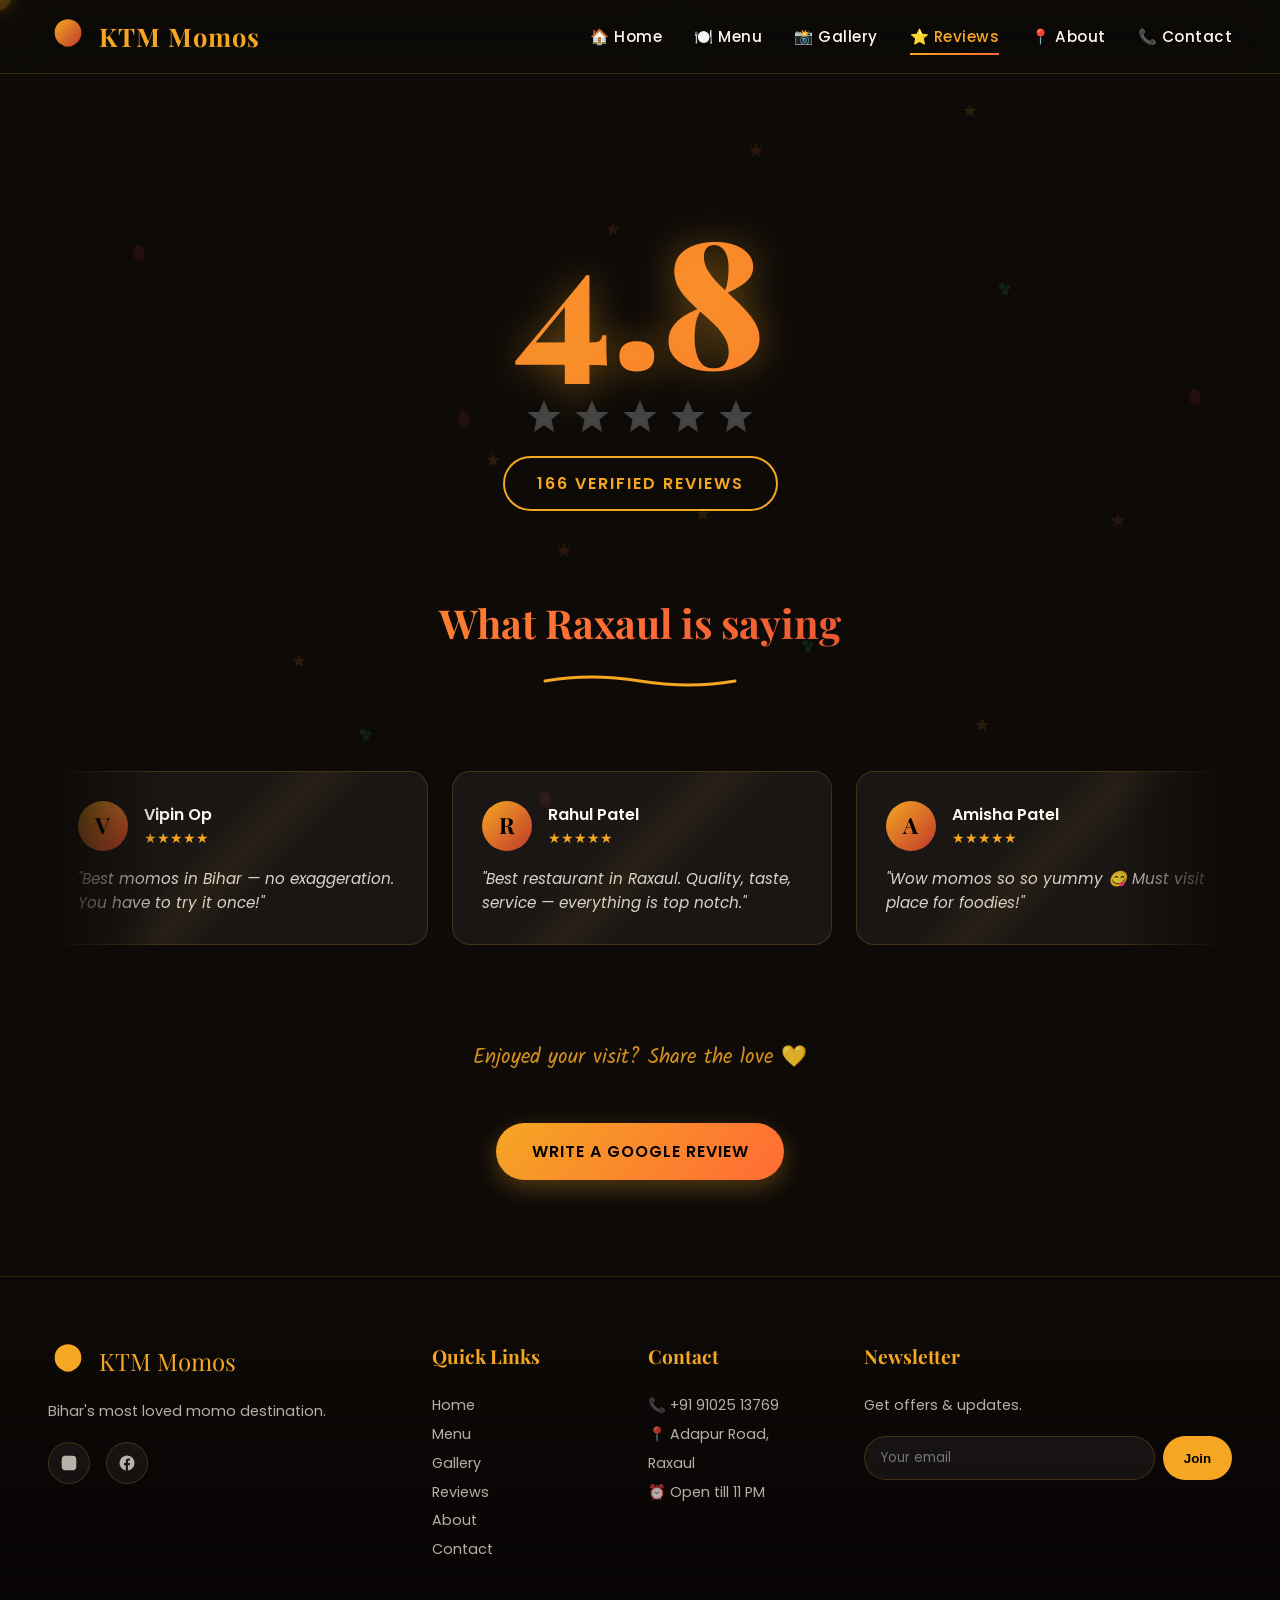
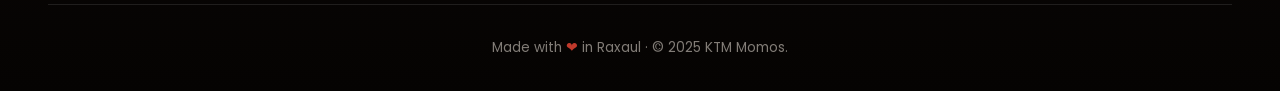
<file: reviews.html>
<!DOCTYPE html>
<html lang="en">
<head>
<meta charset="UTF-8" />
<meta name="viewport" content="width=device-width, initial-scale=1.0" />
<title>Reviews — KTM Momos | 4.8 ★ from 166+ Customers</title>
<link rel="preconnect" href="https://fonts.googleapis.com" />
<link rel="preconnect" href="https://fonts.gstatic.com" crossorigin />
<link href="https://fonts.googleapis.com/css2?family=Playfair+Display:wght@400;700;900&family=Poppins:wght@300;400;500;600;700&family=Kalam:wght@400;700&display=swap" rel="stylesheet" />
<link rel="stylesheet" href="css/style.css" />
<link rel="stylesheet" href="css/animations.css" />
</head>
<body>

<div class="scroll-progress"></div>
<div class="cursor"><svg viewBox="0 0 24 24"><path d="M12 2C7 2 3 6 3 11c0 3 2 5 4 7 1 1 3 2 5 2s4-1 5-2c2-2 4-4 4-7 0-5-4-9-9-9z" fill="#F5A623"/></svg></div>
<div class="page-wipe"></div>
<div class="global-particles"></div>

<nav class="navbar">
  <a class="nav-logo" href="index.html">
    <svg viewBox="0 0 48 48"><defs><linearGradient id="logoG" x1="0" x2="1" y1="0" y2="1"><stop offset="0" stop-color="#F5A623"/><stop offset="1" stop-color="#C0392B"/></linearGradient></defs><path d="M24 4c-8 0-16 6-16 16 0 6 3 11 8 14 2 2 5 3 8 3s6-1 8-3c5-3 8-8 8-14 0-10-8-16-16-16z" fill="url(#logoG)"/></svg>
    <span>KTM Momos</span>
  </a>
  <ul class="nav-links">
    <li><a href="index.html">🏠 Home</a></li>
    <li><a href="menu.html">🍽️ Menu</a></li>
    <li><a href="gallery.html">📸 Gallery</a></li>
    <li><a href="reviews.html" class="active">⭐ Reviews</a></li>
    <li><a href="about.html">📍 About</a></li>
    <li><a href="contact.html">📞 Contact</a></li>
  </ul>
  <button class="nav-toggle"><span></span><span></span><span></span></button>
</nav>

<section class="section" style="padding-top: 10rem;" data-bokeh>
  <div class="rating-hero">
    <div class="rating-big" data-count="4.8">0.0</div>
    <div class="stars-row">
      <svg viewBox="0 0 24 24" fill="currentColor"><path d="M12 2l3 7h7l-5.5 4.5L18 21l-6-4-6 4 1.5-7.5L2 9h7z"/></svg>
      <svg viewBox="0 0 24 24" fill="currentColor"><path d="M12 2l3 7h7l-5.5 4.5L18 21l-6-4-6 4 1.5-7.5L2 9h7z"/></svg>
      <svg viewBox="0 0 24 24" fill="currentColor"><path d="M12 2l3 7h7l-5.5 4.5L18 21l-6-4-6 4 1.5-7.5L2 9h7z"/></svg>
      <svg viewBox="0 0 24 24" fill="currentColor"><path d="M12 2l3 7h7l-5.5 4.5L18 21l-6-4-6 4 1.5-7.5L2 9h7z"/></svg>
      <svg viewBox="0 0 24 24" fill="currentColor"><path d="M12 2l3 7h7l-5.5 4.5L18 21l-6-4-6 4 1.5-7.5L2 9h7z"/></svg>
    </div>
    <span class="reviews-badge">166 VERIFIED REVIEWS</span>
  </div>

  <h2 class="section-title" style="font-size:2.5rem; margin-top:2rem;">What Raxaul is saying</h2>
  <svg class="brush-underline" viewBox="0 0 200 20"><path d="M5 10 Q50 2 100 10 T195 10" fill="none" stroke="#F5A623" stroke-width="3" stroke-linecap="round"/></svg>

  <!-- Infinite marquee reviews -->
  <div class="marquee-wrapper">
    <div class="marquee-track">
      <!-- Duplicate the set twice for seamless loop -->
      <div class="review-card">
        <div class="review-head"><div class="review-avatar">V</div><div><div class="review-name">Vipin Op</div><div class="review-stars">★★★★★</div></div></div>
        <p class="review-text">"Best momos in Bihar — no exaggeration. You have to try it once!"</p>
      </div>
      <div class="review-card">
        <div class="review-head"><div class="review-avatar">R</div><div><div class="review-name">Rahul Patel</div><div class="review-stars">★★★★★</div></div></div>
        <p class="review-text">"Best restaurant in Raxaul. Quality, taste, service — everything is top notch."</p>
      </div>
      <div class="review-card">
        <div class="review-head"><div class="review-avatar">A</div><div><div class="review-name">Amisha Patel</div><div class="review-stars">★★★★★</div></div></div>
        <p class="review-text">"Wow momos so so yummy 😋 Must visit place for foodies!"</p>
      </div>
      <div class="review-card">
        <div class="review-head"><div class="review-avatar">P</div><div><div class="review-name">Priya Singh</div><div class="review-stars">★★★★★</div></div></div>
        <p class="review-text">"The jhol momos are out of this world. Must try for sure!"</p>
      </div>
      <div class="review-card">
        <div class="review-head"><div class="review-avatar">R</div><div><div class="review-name">Rajesh Kumar</div><div class="review-stars">★★★★★</div></div></div>
        <p class="review-text">"Fresh, hot and super tasty. Worth every single rupee."</p>
      </div>
      <div class="review-card">
        <div class="review-head"><div class="review-avatar">N</div><div><div class="review-name">Neha Sharma</div><div class="review-stars">★★★★★</div></div></div>
        <p class="review-text">"Best place to hang out with friends. Amazing ambience & vibe."</p>
      </div>
      <div class="review-card">
        <div class="review-head"><div class="review-avatar">A</div><div><div class="review-name">Arjun Mehta</div><div class="review-stars">★★★★★</div></div></div>
        <p class="review-text">"Chicken wings are fire 🔥 Crispy, juicy and flavourful."</p>
      </div>
      <div class="review-card">
        <div class="review-head"><div class="review-avatar">S</div><div><div class="review-name">Sneha Gupta</div><div class="review-stars">★★★★★</div></div></div>
        <p class="review-text">"Service is quick and the staff is very polite. 10/10."</p>
      </div>
      <div class="review-card">
        <div class="review-head"><div class="review-avatar">K</div><div><div class="review-name">Kavita Devi</div><div class="review-stars">★★★★★</div></div></div>
        <p class="review-text">"Paneer momos taste just like home. Loved it to bits!"</p>
      </div>
      <div class="review-card">
        <div class="review-head"><div class="review-avatar">A</div><div><div class="review-name">Amit Raj</div><div class="review-stars">★★★★★</div></div></div>
        <p class="review-text">"Reasonable price and top quality. Highly recommended."</p>
      </div>
      <div class="review-card">
        <div class="review-head"><div class="review-avatar">P</div><div><div class="review-name">Pooja Yadav</div><div class="review-stars">★★★★★</div></div></div>
        <p class="review-text">"The chutney is addictive 🌶️🔥 I ask for extra every time."</p>
      </div>
      <div class="review-card">
        <div class="review-head"><div class="review-avatar">M</div><div><div class="review-name">Manish Tiwari</div><div class="review-stars">★★★★★</div></div></div>
        <p class="review-text">"KTM Momos ne Raxaul ka taste hi badal diya!"</p>
      </div>

      <!-- Duplicate for seamless loop -->
      <div class="review-card">
        <div class="review-head"><div class="review-avatar">V</div><div><div class="review-name">Vipin Op</div><div class="review-stars">★★★★★</div></div></div>
        <p class="review-text">"Best momos in Bihar — no exaggeration. You have to try it once!"</p>
      </div>
      <div class="review-card">
        <div class="review-head"><div class="review-avatar">R</div><div><div class="review-name">Rahul Patel</div><div class="review-stars">★★★★★</div></div></div>
        <p class="review-text">"Best restaurant in Raxaul. Quality, taste, service — everything is top notch."</p>
      </div>
      <div class="review-card">
        <div class="review-head"><div class="review-avatar">A</div><div><div class="review-name">Amisha Patel</div><div class="review-stars">★★★★★</div></div></div>
        <p class="review-text">"Wow momos so so yummy 😋 Must visit place for foodies!"</p>
      </div>
      <div class="review-card">
        <div class="review-head"><div class="review-avatar">P</div><div><div class="review-name">Priya Singh</div><div class="review-stars">★★★★★</div></div></div>
        <p class="review-text">"The jhol momos are out of this world. Must try for sure!"</p>
      </div>
      <div class="review-card">
        <div class="review-head"><div class="review-avatar">R</div><div><div class="review-name">Rajesh Kumar</div><div class="review-stars">★★★★★</div></div></div>
        <p class="review-text">"Fresh, hot and super tasty. Worth every single rupee."</p>
      </div>
      <div class="review-card">
        <div class="review-head"><div class="review-avatar">N</div><div><div class="review-name">Neha Sharma</div><div class="review-stars">★★★★★</div></div></div>
        <p class="review-text">"Best place to hang out with friends. Amazing ambience & vibe."</p>
      </div>
    </div>
  </div>

  <div style="text-align:center; margin-top: 3rem;">
    <p class="section-subtitle">Enjoyed your visit? Share the love 💛</p>
    <a href="#" class="btn btn-primary">Write a Google Review</a>
  </div>
</section>

<footer class="footer">
  <div class="footer-grid">
    <div class="footer-col">
      <div class="footer-logo"><svg viewBox="0 0 48 48"><path d="M24 4c-8 0-16 6-16 16 0 6 3 11 8 14 2 2 5 3 8 3s6-1 8-3c5-3 8-8 8-14 0-10-8-16-16-16z" fill="#F5A623"/></svg><span>KTM Momos</span></div>
      <p>Bihar's most loved momo destination.</p>
      <div class="social-row">
        <a href="#"><svg viewBox="0 0 24 24" fill="currentColor"><path d="M12 2.2c3.2 0 3.6 0 4.8.1 1.2.1 1.8.3 2.2.4.6.2 1 .5 1.4.9s.7.9.9 1.4c.2.5.3 1.1.4 2.2.1 1.2.1 1.6.1 4.8s0 3.6-.1 4.8c-.1 1.2-.3 1.8-.4 2.2-.2.6-.5 1-.9 1.4s-.9.7-1.4.9c-.5.2-1.1.3-2.2.4-1.2.1-1.6.1-4.8.1s-3.6 0-4.8-.1c-1.2-.1-1.8-.3-2.2-.4-.6-.2-1-.5-1.4-.9s-.7-.9-.9-1.4c-.2-.5-.3-1.1-.4-2.2-.1-1.2-.1-1.6-.1-4.8s0-3.6.1-4.8c.1-1.2.3-1.8.4-2.2.2-.6.5-1 .9-1.4s.9-.7 1.4-.9c.5-.2 1.1-.3 2.2-.4C8.4 2.3 8.8 2.2 12 2.2z"/></svg></a>
        <a href="#"><svg viewBox="0 0 24 24" fill="currentColor"><path d="M22 12a10 10 0 10-11.6 9.9v-7H8v-3h2.4V9.8c0-2.4 1.4-3.7 3.6-3.7 1 0 2 .2 2 .2v2.3h-1.2c-1.2 0-1.6.7-1.6 1.5V12h2.7l-.4 3h-2.3v7A10 10 0 0022 12z"/></svg></a>
      </div>
    </div>
    <div class="footer-col"><h4>Quick Links</h4><ul><li><a href="index.html">Home</a></li><li><a href="menu.html">Menu</a></li><li><a href="gallery.html">Gallery</a></li><li><a href="reviews.html">Reviews</a></li><li><a href="about.html">About</a></li><li><a href="contact.html">Contact</a></li></ul></div>
    <div class="footer-col"><h4>Contact</h4><p>📞 +91 91025 13769</p><p>📍 Adapur Road, Raxaul</p><p>⏰ Open till 11 PM</p></div>
    <div class="footer-col"><h4>Newsletter</h4><p>Get offers & updates.</p><form class="newsletter-input" onsubmit="event.preventDefault(); alert('Subscribed!');"><input type="email" placeholder="Your email" required /><button>Join</button></form></div>
  </div>
  <div class="footer-bottom">Made with <span class="heart">❤</span> in Raxaul · © 2025 KTM Momos.</div>
</footer>

<script src="js/main.js"></script>
<script src="js/parallax.js"></script>
<script src="js/animations.js"></script>
</body>
</html>
</file>
<file: css/style.css>
/* ============================================
   KTM MOMOS - Main Stylesheet
   Dark Luxury + Warm Indian Spice Palette
============================================ */

:root {
  --bg: #0D0A08;
  --bg-2: #1a130e;
  --saffron: #F5A623;
  --crimson: #C0392B;
  --ivory: #FDF6EC;
  --ember: #FF6B35;
  --glass: rgba(255, 255, 255, 0.05);
  --glass-border: rgba(245, 166, 35, 0.2);
  --font-display: 'Playfair Display', serif;
  --font-body: 'Poppins', sans-serif;
  --font-accent: 'Kalam', cursive;
}

* { margin: 0; padding: 0; box-sizing: border-box; }

html { scroll-behavior: smooth; }

body {
  background: var(--bg);
  color: var(--ivory);
  font-family: var(--font-body);
  overflow-x: hidden;
  cursor: none;
  line-height: 1.6;
}

a { color: inherit; text-decoration: none; }

/* ============================================
   SCROLL PROGRESS BAR
============================================ */
.scroll-progress {
  position: fixed;
  top: 0; left: 0;
  width: 0%;
  height: 3px;
  background: linear-gradient(90deg, var(--saffron), var(--ember), var(--crimson));
  z-index: 9999;
  transition: width 0.1s linear;
  box-shadow: 0 0 10px var(--saffron);
}

/* ============================================
   CUSTOM MOMO CURSOR
============================================ */
.cursor {
  position: fixed;
  width: 30px; height: 30px;
  pointer-events: none;
  z-index: 9998;
  transition: transform 0.15s ease-out;
  mix-blend-mode: difference;
}
.cursor svg { width: 100%; height: 100%; filter: drop-shadow(0 0 8px var(--saffron)); }
.cursor.hover { transform: scale(1.8); }

@media (max-width: 768px) {
  body { cursor: auto; }
  .cursor { display: none; }
}

/* ============================================
   PAGE TRANSITION WIPE
============================================ */
.page-wipe {
  position: fixed;
  top: 0; left: -100%;
  width: 100%; height: 100%;
  background: linear-gradient(90deg, var(--saffron), var(--ember));
  z-index: 9997;
  pointer-events: none;
}
.page-wipe.active {
  animation: wipe 0.9s cubic-bezier(0.76, 0, 0.24, 1) forwards;
}
@keyframes wipe {
  0%   { left: -100%; }
  50%  { left: 0; }
  100% { left: 100%; }
}

/* ============================================
   FLOATING GLOBAL PARTICLES
============================================ */
.global-particles {
  position: fixed;
  inset: 0;
  pointer-events: none;
  z-index: -1;
  overflow: hidden;
}
.global-particles .particle {
  position: absolute;
  opacity: 0.12;
  animation: drift linear infinite;
}
@keyframes drift {
  0%   { transform: translate(0, 100vh) rotate(0deg); }
  100% { transform: translate(100px, -20vh) rotate(360deg); }
}

/* ============================================
   NAVBAR
============================================ */
.navbar {
  position: fixed !important;
  top: 0 !important;
  left: 0; 
  right: 0; 
  width: 100%;
  z-index: 99999 !important;
  background: rgba(13, 10, 8, 0.6);
  border-bottom: 1px solid var(--glass-border);
  padding: 1rem 3rem;
  display: flex;
  align-items: center;
  justify-content: space-between;
  transition: padding 0.3s ease, background-color 0.3s ease;
  -webkit-transform: translateZ(0);
  transform: translateZ(0);
}
.navbar::before {
  content: '';
  position: absolute;
  inset: 0;
  z-index: -1;
  backdrop-filter: blur(20px);
  -webkit-backdrop-filter: blur(20px);
}
.navbar.scrolled {
  padding: 0.6rem 3rem;
  background: rgba(13, 10, 8, 0.85);
}
.nav-logo {
  display: flex; align-items: center; gap: 0.7rem;
  font-family: var(--font-display);
  font-size: 1.6rem;
  font-weight: 700;
  color: var(--saffron);
  letter-spacing: 1px;
}
.nav-logo svg { width: 40px; height: 40px; }
.nav-links {
  display: flex; gap: 2rem;
  list-style: none;
}
.nav-links a {
  position: relative;
  font-weight: 500;
  font-size: 0.95rem;
  padding: 0.5rem 0;
  transition: color 0.3s;
  letter-spacing: 0.5px;
}
.nav-links a::after {
  content: '';
  position: absolute;
  bottom: 0; left: 0;
  width: 0; height: 2px;
  background: linear-gradient(90deg, var(--saffron), var(--ember));
  transition: width 0.4s cubic-bezier(0.65, 0, 0.35, 1);
}
.nav-links a:hover,
.nav-links a.active { color: var(--saffron); }
.nav-links a:hover::after,
.nav-links a.active::after { width: 100%; }

.nav-toggle {
  display: none;
  flex-direction: column; gap: 5px;
  background: none; border: none; cursor: none;
  width: 30px;
}
.nav-toggle span {
  display: block; height: 2px; width: 100%;
  background: var(--saffron);
  transition: 0.3s;
}
.nav-toggle.active span:nth-child(1) { transform: translateY(7px) rotate(45deg); }
.nav-toggle.active span:nth-child(2) { opacity: 0; }
.nav-toggle.active span:nth-child(3) { transform: translateY(-7px) rotate(-45deg); }

@media (max-width: 900px) {
  .navbar { padding: 1rem 1.5rem; }
  .navbar.scrolled { padding: 0.6rem 1.5rem; }
  .nav-toggle { display: flex; }
  .nav-links {
    position: fixed;
    top: 0; right: -100%;
    width: 75%; height: 100vh;
    background: rgba(13, 10, 8, 0.98);
    backdrop-filter: blur(30px);
    flex-direction: column;
    justify-content: center; align-items: center;
    gap: 2.5rem;
    transition: right 0.5s cubic-bezier(0.76, 0, 0.24, 1);
    border-left: 1px solid var(--glass-border);
  }
  .nav-links.open { right: 0; }
  .nav-links a { font-size: 1.3rem; }
}

/* ============================================
   BUTTONS
============================================ */
.btn {
  display: inline-flex;
  align-items: center; gap: 0.5rem;
  padding: 1rem 2.2rem;
  font-family: var(--font-body);
  font-weight: 600;
  font-size: 1rem;
  letter-spacing: 1px;
  text-transform: uppercase;
  border: none;
  cursor: none;
  position: relative;
  overflow: hidden;
  transition: all 0.3s ease;
  border-radius: 50px;
}
.btn-primary {
  background: linear-gradient(135deg, var(--saffron), var(--ember));
  color: #000;
  box-shadow: 0 8px 25px rgba(245, 166, 35, 0.3);
}
.btn-primary:hover {
  transform: translateY(-3px) scale(1.03);
  box-shadow: 0 15px 40px rgba(245, 166, 35, 0.55);
  animation: pulse-glow 1.2s ease-in-out infinite;
}
.btn-secondary {
  background: linear-gradient(135deg, var(--crimson), #8b1d14);
  color: var(--ivory);
  box-shadow: 0 8px 25px rgba(192, 57, 43, 0.35);
}
.btn-secondary:hover {
  transform: translateY(-3px) scale(1.03);
  box-shadow: 0 15px 40px rgba(255, 107, 53, 0.55);
}
.btn-outline {
  background: transparent;
  color: var(--saffron);
  border: 2px solid var(--saffron);
}
.btn-outline:hover {
  background: var(--saffron);
  color: #000;
}

@keyframes pulse-glow {
  0%, 100% { box-shadow: 0 15px 40px rgba(245, 166, 35, 0.55); }
  50% { box-shadow: 0 15px 55px rgba(255, 107, 53, 0.85); }
}

/* ============================================
   SECTION COMMON
============================================ */
.section {
  padding: 6rem 3rem;
  position: relative;
}
.section-title {
  font-family: var(--font-display);
  font-size: clamp(2.2rem, 5vw, 4rem);
  text-align: center;
  margin-bottom: 1rem;
  background: linear-gradient(135deg, var(--saffron), var(--ember), var(--crimson));
  -webkit-background-clip: text;
  background-clip: text;
  -webkit-text-fill-color: transparent;
}
.section-subtitle {
  text-align: center;
  font-family: var(--font-accent);
  font-size: 1.3rem;
  color: var(--saffron);
  margin-bottom: 3rem;
  opacity: 0.85;
}

.brush-underline {
  display: block;
  margin: 0 auto 2rem;
  width: 200px;
}
.brush-underline path {
  stroke-dasharray: 300;
  stroke-dashoffset: 300;
  animation: draw-brush 2s ease-out forwards;
}
@keyframes draw-brush {
  to { stroke-dashoffset: 0; }
}

/* ============================================
   FOOTER
============================================ */
.footer {
  background: linear-gradient(180deg, var(--bg), #050302);
  padding: 4rem 3rem 2rem;
  border-top: 1px solid var(--glass-border);
  position: relative;
}
.footer-grid {
  max-width: 1300px;
  margin: 0 auto;
  display: grid;
  grid-template-columns: 2fr 1fr 1fr 1.5fr;
  gap: 3rem;
  margin-bottom: 2.5rem;
}
.footer-col h4 {
  font-family: var(--font-display);
  color: var(--saffron);
  margin-bottom: 1.2rem;
  font-size: 1.2rem;
}
.footer-col p, .footer-col a {
  font-size: 0.9rem;
  color: rgba(253, 246, 236, 0.7);
  line-height: 2;
  transition: color 0.3s;
}
.footer-col ul { list-style: none; }
.footer-col a:hover { color: var(--saffron); }

.footer-logo {
  display: flex; align-items: center; gap: 0.7rem;
  font-family: var(--font-display);
  font-size: 1.5rem;
  color: var(--saffron);
  margin-bottom: 1rem;
}
.footer-logo svg { width: 40px; height: 40px; }

.newsletter-input {
  display: flex; gap: 0.5rem;
  margin-top: 1rem;
}
.newsletter-input input {
  flex: 1;
  padding: 0.7rem 1rem;
  background: var(--glass);
  border: 1px solid var(--glass-border);
  color: var(--ivory);
  border-radius: 30px;
  font-family: inherit;
  outline: none;
  transition: border 0.3s;
}
.newsletter-input input:focus { border-color: var(--saffron); }
.newsletter-input button {
  padding: 0.7rem 1.3rem;
  background: var(--saffron);
  color: #000;
  border: none;
  border-radius: 30px;
  font-weight: 600;
  cursor: none;
}

.social-row {
  display: flex; gap: 1rem;
  margin-top: 1rem;
}
.social-row a {
  width: 42px; height: 42px;
  display: grid; place-items: center;
  background: var(--glass);
  border: 1px solid var(--glass-border);
  border-radius: 50%;
  transition: all 0.3s;
}
.social-row a:hover {
  background: var(--saffron);
  color: #000;
  transform: translateY(-3px);
  box-shadow: 0 5px 20px rgba(245, 166, 35, 0.5);
}
.social-row svg { width: 18px; height: 18px; }

.footer-bottom {
  max-width: 1300px;
  margin: 0 auto;
  padding-top: 2rem;
  border-top: 1px solid rgba(255, 255, 255, 0.1);
  text-align: center;
  font-size: 0.85rem;
  color: rgba(253, 246, 236, 0.5);
}
.footer-bottom .heart {
  color: var(--crimson);
  animation: heartbeat 1.5s infinite;
}
@keyframes heartbeat {
  0%, 100% { transform: scale(1); }
  50% { transform: scale(1.25); }
}

@media (max-width: 900px) {
  .footer-grid { grid-template-columns: 1fr 1fr; gap: 2rem; }
  .section { padding: 4rem 1.5rem; }
}
@media (max-width: 600px) {
  .footer-grid { grid-template-columns: 1fr; }
}

/* ============================================
   HERO SECTION (Home)
============================================ */
.hero {
  position: relative;
  min-height: 100vh;
  display: flex;
  align-items: center;
  justify-content: center;
  text-align: center;
  overflow: hidden;
  padding: 6rem 2rem 4rem;
}
.hero-video {
  position: absolute;
  inset: 0;
  width: 100%; height: 100%;
  object-fit: cover;
  z-index: -2;
  opacity: 0.8;
}
.hero-overlay {
  position: absolute;
  inset: 0;
  background:
    radial-gradient(ellipse at center, rgba(13,10,8,0.1) 0%, rgba(13,10,8,0.8) 80%),
    linear-gradient(180deg, transparent 0%, var(--bg) 100%);
  z-index: -1;
}
.hero-content { position: relative; z-index: 2; max-width: 1100px; }
.hero-eyebrow {
  font-family: var(--font-accent);
  color: var(--saffron);
  font-size: 1.4rem;
  margin-bottom: 1rem;
  letter-spacing: 2px;
  opacity: 0;
  animation: fadeInDown 1s 0.3s forwards;
}
.hero-title {
  font-family: var(--font-display);
  font-size: clamp(2.5rem, 6vw, 5.5rem);
  font-weight: 900;
  line-height: 1.1;
  margin-bottom: 1.5rem;
  background: linear-gradient(135deg, #fff 30%, var(--saffron) 70%, var(--ember) 100%);
  -webkit-background-clip: text;
  background-clip: text;
  -webkit-text-fill-color: transparent;
}
.hero-title span {
  display: inline-block;
  opacity: 0;
  transform: translateY(50px) rotateX(90deg);
  animation: letter-reveal 0.7s forwards;
}
@keyframes letter-reveal {
  to { opacity: 1; transform: translateY(0) rotateX(0); }
}
.hero-subtitle {
  font-size: 1.2rem;
  color: var(--ivory);
  opacity: 0.85;
  margin-bottom: 2.5rem;
  font-weight: 300;
  letter-spacing: 1px;
  overflow: hidden;
  white-space: nowrap;
  border-right: 3px solid var(--saffron);
  width: fit-content;
  margin-left: auto; margin-right: auto;
  animation:
    typing 3.5s steps(40) 1.5s forwards,
    caret 0.8s step-end infinite;
  width: 0;
}
@keyframes typing {
  from { width: 0; }
  to   { width: 100%; }
}
@keyframes caret {
  50% { border-color: transparent; }
}

.hero-cta {
  display: flex; gap: 1.5rem;
  justify-content: center;
  flex-wrap: wrap;
  opacity: 0;
  animation: fadeInUp 1s 4s forwards;
}

/* 3D Momo centerpiece */
.momo-3d {
  position: absolute;
  top: 55%; left: 50%;
  transform: translate(-50%, -50%);
  width: 280px; height: 280px;
  z-index: 1;
  animation: rotate-3d 20s linear infinite;
  pointer-events: none;
  opacity: 0.35;
}
@keyframes rotate-3d {
  from { transform: translate(-50%, -50%) rotateY(0deg); }
  to   { transform: translate(-50%, -50%) rotateY(360deg); }
}

/* Steam */
.steam {
  position: absolute;
  left: 50%;
  top: 28%;
  transform: translateX(-50%);
  width: 120px; height: 160px;
  z-index: 1;
  pointer-events: none;
  opacity: 0.6;
}
.steam path {
  fill: none;
  stroke: rgba(255, 255, 255, 0.4);
  stroke-width: 2;
  stroke-linecap: round;
  stroke-dasharray: 200;
  stroke-dashoffset: 200;
  animation: steam-rise 4s ease-in-out infinite;
}
.steam path:nth-child(2) { animation-delay: 0.8s; }
.steam path:nth-child(3) { animation-delay: 1.6s; }
@keyframes steam-rise {
  0%   { stroke-dashoffset: 200; opacity: 0; transform: translateY(0); }
  30%  { opacity: 1; }
  100% { stroke-dashoffset: 0; opacity: 0; transform: translateY(-80px); }
}

/* Floating decoratives */
.floating-deco {
  position: absolute;
  z-index: 0;
  opacity: 0.7;
  pointer-events: none;
  animation: float-y ease-in-out infinite;
}
.floating-deco.chili { color: var(--crimson); }
.floating-deco.star  { color: var(--saffron); }
@keyframes float-y {
  0%, 100% { transform: translateY(0) rotate(0deg); }
  50%      { transform: translateY(-25px) rotate(10deg); }
}

.scroll-indicator {
  position: absolute;
  bottom: 2rem; left: 50%;
  transform: translateX(-50%);
  z-index: 3;
  display: flex; flex-direction: column; align-items: center;
  gap: 0.5rem;
  font-size: 0.8rem;
  letter-spacing: 2px;
  color: var(--saffron);
  opacity: 0.7;
  animation: bounce-down 2s infinite;
}
.scroll-indicator svg { width: 20px; height: 20px; }
@keyframes bounce-down {
  0%, 100% { transform: translateX(-50%) translateY(0); }
  50%      { transform: translateX(-50%) translateY(10px); }
}

/* Feature strip (home) */
.feature-strip {
  display: grid;
  grid-template-columns: repeat(3, 1fr);
  gap: 2rem;
  max-width: 1200px;
  margin: -4rem auto 0;
  padding: 0 2rem;
  position: relative;
  z-index: 5;
}
.feature-card {
  background: var(--glass);
  backdrop-filter: blur(20px);
  border: 1px solid var(--glass-border);
  border-radius: 20px;
  padding: 2.5rem 1.5rem;
  text-align: center;
  transition: all 0.5s cubic-bezier(0.23, 1, 0.32, 1);
  transform-style: preserve-3d;
}
.feature-card:hover {
  transform: translateY(-12px) perspective(1000px) rotateX(5deg);
  box-shadow: 0 25px 60px rgba(245, 166, 35, 0.2);
  border-color: var(--saffron);
}
.feature-card .emoji {
  font-size: 3rem;
  display: block;
  margin-bottom: 1rem;
  filter: drop-shadow(0 0 15px var(--saffron));
}
.feature-card h3 {
  font-family: var(--font-display);
  color: var(--saffron);
  font-size: 1.4rem;
  margin-bottom: 0.5rem;
}
.feature-card p { font-size: 0.95rem; opacity: 0.85; }
@media (max-width: 768px) {
  .feature-strip { grid-template-columns: 1fr; margin-top: -2rem; }
}

/* Featured dishes (home preview) */
.dishes-grid {
  display: grid;
  grid-template-columns: repeat(4, 1fr);
  gap: 1.5rem;
  max-width: 1300px;
  margin: 0 auto;
}
@media (max-width: 1000px) { .dishes-grid { grid-template-columns: repeat(2, 1fr); } }
@media (max-width: 500px)  { .dishes-grid { grid-template-columns: 1fr; } }

/* ============================================
   MENU CARDS
============================================ */
.menu-tabs {
  display: flex;
  justify-content: center;
  gap: 2rem;
  margin-bottom: 3rem;
  flex-wrap: wrap;
  position: relative;
}
.menu-tab {
  padding: 0.8rem 2rem;
  font-family: var(--font-display);
  font-size: 1.2rem;
  color: var(--ivory);
  background: none;
  border: none;
  cursor: none;
  position: relative;
  opacity: 0.6;
  transition: opacity 0.3s;
  letter-spacing: 1px;
}
.menu-tab.active {
  opacity: 1;
  color: var(--saffron);
}
.menu-tab::after {
  content: '';
  position: absolute;
  bottom: -5px; left: 50%;
  width: 0; height: 3px;
  background: linear-gradient(90deg, var(--saffron), var(--ember));
  border-radius: 3px;
  transform: translateX(-50%);
  transition: width 0.4s;
}
.menu-tab.active::after { width: 80%; }

.menu-grid {
  display: grid;
  grid-template-columns: repeat(3, 1fr);
  gap: 2rem;
  max-width: 1300px;
  margin: 0 auto;
}
@media (max-width: 1000px) { .menu-grid { grid-template-columns: repeat(2, 1fr); } }
@media (max-width: 600px)  { .menu-grid { grid-template-columns: 1fr; } }

.dish-card {
  background: linear-gradient(145deg, rgba(26,19,14,0.9), rgba(13,10,8,0.9));
  border: 1px solid var(--glass-border);
  border-radius: 20px;
  overflow: hidden;
  position: relative;
  transition: all 0.5s cubic-bezier(0.23, 1, 0.32, 1);
  transform-style: preserve-3d;
  opacity: 0;
  transform: translateY(30px);
}
.dish-card.visible {
  opacity: 1;
  transform: translateY(0);
}
.dish-card:hover {
  transform: perspective(1200px) rotateX(4deg) rotateY(4deg) translateY(-10px);
  box-shadow: 0 30px 60px rgba(0, 0, 0, 0.5), 0 0 40px rgba(245, 166, 35, 0.15);
  border-color: var(--saffron);
}
.dish-image {
  position: relative;
  aspect-ratio: 4/3;
  overflow: hidden;
}
.dish-image img {
  width: 100%; height: 100%;
  object-fit: cover;
  transition: transform 0.8s ease;
}
.dish-card:hover .dish-image img { transform: scale(1.1); }

.dish-veg-badge {
  position: absolute;
  top: 15px; left: 15px;
  width: 28px; height: 28px;
  background: rgba(0, 0, 0, 0.75);
  border: 2px solid;
  border-radius: 6px;
  display: grid; place-items: center;
  animation: badge-pulse 2s ease-in-out infinite;
}
.dish-veg-badge.veg { border-color: #2ecc71; color: #2ecc71; }
.dish-veg-badge.nonveg { border-color: var(--crimson); color: var(--crimson); }
.dish-veg-badge::before {
  content: '';
  width: 12px; height: 12px;
  border-radius: 50%;
  background: currentColor;
}
@keyframes badge-pulse {
  0%, 100% { box-shadow: 0 0 0 0 currentColor; }
  50%      { box-shadow: 0 0 0 6px rgba(255, 255, 255, 0); }
}

.dish-price {
  position: absolute;
  top: 15px; right: 15px;
  padding: 0.5rem 1rem;
  background: linear-gradient(135deg, var(--saffron), var(--ember));
  color: #000;
  font-weight: 700;
  border-radius: 30px;
  font-size: 1rem;
  letter-spacing: 0.5px;
  box-shadow: 0 5px 15px rgba(245, 166, 35, 0.4);
  overflow: hidden;
  position: absolute;
}
.dish-price::before {
  content: '';
  position: absolute;
  top: 0; left: -100%;
  width: 100%; height: 100%;
  background: linear-gradient(90deg, transparent, rgba(255,255,255,0.5), transparent);
  animation: shimmer 2.5s infinite;
}
@keyframes shimmer {
  to { left: 200%; }
}

.dish-body {
  padding: 1.5rem;
}
.dish-name {
  font-family: var(--font-display);
  font-size: 1.5rem;
  color: var(--saffron);
  margin-bottom: 0.5rem;
}
.dish-desc {
  font-size: 0.9rem;
  color: rgba(253, 246, 236, 0.7);
  line-height: 1.6;
}
.dish-qty {
  display: inline-block;
  margin-top: 0.8rem;
  font-family: var(--font-accent);
  color: var(--ember);
  font-size: 1rem;
}

/* SVG wavy divider */
.wave-divider {
  display: block;
  width: 100%;
  height: 60px;
  margin: 3rem 0;
}
.wave-divider path {
  fill: none;
  stroke: url(#saffronGrad);
  stroke-width: 3;
  stroke-dasharray: 1500;
  stroke-dashoffset: 1500;
  animation: draw-wave 4s ease-out forwards;
}
@keyframes draw-wave { to { stroke-dashoffset: 0; } }

/* Menu category hidden by default */
.menu-category { display: none; }
.menu-category.active { display: block; animation: fadeInUp 0.6s; }

@keyframes fadeInUp {
  from { opacity: 0; transform: translateY(30px); }
  to   { opacity: 1; transform: translateY(0); }
}
@keyframes fadeInDown {
  from { opacity: 0; transform: translateY(-30px); }
  to   { opacity: 1; transform: translateY(0); }
}

/* ============================================
   GALLERY
============================================ */
.gallery-masonry {
  column-count: 3;
  column-gap: 1.2rem;
  max-width: 1400px;
  margin: 0 auto;
}
@media (max-width: 900px) { .gallery-masonry { column-count: 2; } }
@media (max-width: 500px) { .gallery-masonry { column-count: 1; } }

.gallery-item {
  break-inside: avoid;
  margin-bottom: 1.2rem;
  position: relative;
  border-radius: 14px;
  overflow: hidden;
  cursor: none;
  opacity: 0;
  transform: translateY(40px) scale(0.95);
  transition: all 0.8s cubic-bezier(0.23, 1, 0.32, 1);
  perspective: 1000px;
}
.gallery-item.visible {
  opacity: 1;
  transform: translateY(0) scale(1);
}
.gallery-flip {
  position: relative;
  width: 100%;
  transition: transform 0.8s;
  transform-style: preserve-3d;
}
.gallery-item:hover .gallery-flip {
  transform: rotateY(180deg);
}
.gallery-face {
  width: 100%;
  backface-visibility: hidden;
  -webkit-backface-visibility: hidden;
}
.gallery-face.back {
  position: absolute;
  top: 0; left: 0;
  width: 100%; height: 100%;
  background: linear-gradient(135deg, var(--crimson), var(--ember));
  color: #fff;
  display: flex; flex-direction: column;
  align-items: center; justify-content: center;
  transform: rotateY(180deg);
  padding: 1.5rem;
  text-align: center;
}
.gallery-face.back h3 {
  font-family: var(--font-display);
  font-size: 1.5rem;
  margin-bottom: 0.5rem;
}
.gallery-face.back p {
  font-family: var(--font-accent);
  font-size: 1.3rem;
}
.gallery-face img {
  width: 100%;
  display: block;
  border-radius: 14px;
}

/* Lightbox */
.lightbox {
  position: fixed;
  inset: 0;
  background: rgba(0, 0, 0, 0.95);
  z-index: 5000;
  display: none;
  align-items: center;
  justify-content: center;
  padding: 2rem;
  opacity: 0;
  transition: opacity 0.3s;
}
.lightbox.active {
  display: flex;
  opacity: 1;
}
.lightbox img {
  max-width: 85%;
  max-height: 85vh;
  border-radius: 14px;
  animation: lightboxIn 0.4s cubic-bezier(0.23, 1, 0.32, 1);
  box-shadow: 0 30px 80px rgba(0, 0, 0, 0.8);
}
@keyframes lightboxIn {
  from { transform: scale(0.7); opacity: 0; }
  to   { transform: scale(1);    opacity: 1; }
}
.lightbox-close {
  position: absolute;
  top: 2rem; right: 2rem;
  width: 50px; height: 50px;
  background: var(--saffron);
  color: #000;
  border-radius: 50%;
  display: grid; place-items: center;
  font-size: 1.5rem;
  font-weight: bold;
  cursor: none;
  border: none;
}

.gallery-video {
  max-width: 1200px;
  margin: 3rem auto;
  border-radius: 20px;
  overflow: hidden;
  position: relative;
  aspect-ratio: 16/9;
  border: 1px solid var(--glass-border);
}
.gallery-video video {
  width: 100%; height: 100%;
  object-fit: cover;
}

/* ============================================
   REVIEWS
============================================ */
.rating-hero {
  text-align: center;
  padding: 3rem 1rem;
}
.rating-big {
  font-family: var(--font-display);
  font-size: clamp(5rem, 15vw, 11rem);
  font-weight: 900;
  background: linear-gradient(135deg, var(--saffron), var(--ember));
  -webkit-background-clip: text;
  background-clip: text;
  -webkit-text-fill-color: transparent;
  line-height: 1;
  margin-bottom: 0.8rem;
  text-shadow: 0 0 40px rgba(245, 166, 35, 0.4);
}
.stars-row {
  display: flex;
  justify-content: center;
  gap: 0.5rem;
  margin-bottom: 1.2rem;
}
.stars-row svg {
  width: 40px; height: 40px;
  color: #444;
  transition: color 0.4s;
}
.stars-row.filled svg { color: var(--saffron); filter: drop-shadow(0 0 10px var(--saffron)); }

.reviews-badge {
  display: inline-block;
  padding: 0.8rem 2rem;
  border: 2px solid var(--saffron);
  border-radius: 50px;
  color: var(--saffron);
  font-weight: 600;
  letter-spacing: 2px;
  position: relative;
  animation: ring-pulse 2s ease-out infinite;
}
@keyframes ring-pulse {
  0%   { box-shadow: 0 0 0 0 rgba(245, 166, 35, 0.6); }
  70%  { box-shadow: 0 0 0 20px rgba(245, 166, 35, 0); }
  100% { box-shadow: 0 0 0 0 rgba(245, 166, 35, 0); }
}

.marquee-wrapper {
  overflow: hidden;
  padding: 3rem 0;
  mask-image: linear-gradient(90deg, transparent, #000 10%, #000 90%, transparent);
  -webkit-mask-image: linear-gradient(90deg, transparent, #000 10%, #000 90%, transparent);
}
.marquee-track {
  display: flex;
  gap: 1.5rem;
  width: max-content;
  animation: scroll-left 60s linear infinite;
}
.marquee-track:hover { animation-play-state: paused; }
@keyframes scroll-left {
  from { transform: translateX(0); }
  to   { transform: translateX(-50%); }
}

.review-card {
  flex: 0 0 380px;
  background: rgba(255, 255, 255, 0.05);
  backdrop-filter: blur(15px);
  -webkit-backdrop-filter: blur(15px);
  border: 1px solid var(--glass-border);
  border-radius: 18px;
  padding: 1.8rem;
  position: relative;
  overflow: hidden;
}
.review-card::before {
  content: '';
  position: absolute;
  inset: 0;
  background: linear-gradient(135deg, transparent 40%, rgba(245, 166, 35, 0.07) 50%, transparent 60%);
  animation: shimmer-slow 5s infinite;
}
@keyframes shimmer-slow {
  0%   { transform: translateX(-100%); }
  100% { transform: translateX(100%); }
}
.review-head {
  display: flex; align-items: center; gap: 1rem;
  margin-bottom: 1rem;
}
.review-avatar {
  width: 50px; height: 50px;
  border-radius: 50%;
  background: linear-gradient(135deg, var(--saffron), var(--crimson));
  display: grid; place-items: center;
  font-family: var(--font-display);
  font-size: 1.4rem;
  color: #000;
  font-weight: 700;
  flex-shrink: 0;
}
.review-name {
  font-weight: 600;
  color: var(--ivory);
}
.review-stars {
  color: var(--saffron);
  font-size: 0.9rem;
}
.review-text {
  font-size: 0.95rem;
  color: rgba(253, 246, 236, 0.85);
  font-style: italic;
  line-height: 1.6;
}

/* ============================================
   ABOUT
============================================ */
.about-split {
  display: grid;
  grid-template-columns: 1fr 1fr;
  gap: 4rem;
  max-width: 1300px;
  margin: 0 auto 5rem;
  align-items: center;
}
@media (max-width: 900px) { .about-split { grid-template-columns: 1fr; } }

.about-illustration svg { width: 100%; height: auto; max-width: 500px; display: block; margin: 0 auto; }

.about-text h3 {
  font-family: var(--font-display);
  color: var(--saffron);
  font-size: 2rem;
  margin-bottom: 1rem;
  margin-top: 2rem;
}
.about-text p {
  font-size: 1.05rem;
  line-height: 1.9;
  color: rgba(253, 246, 236, 0.85);
  opacity: 0;
  transform: translateY(20px);
  transition: all 0.8s;
}
.about-text p.visible { opacity: 1; transform: translateY(0); }

/* Timeline */
.timeline {
  max-width: 800px;
  margin: 5rem auto;
  position: relative;
  padding-left: 3rem;
}
.timeline::before {
  content: '';
  position: absolute;
  left: 20px; top: 0;
  width: 3px; height: 100%;
  background: linear-gradient(180deg, var(--saffron), var(--crimson));
  border-radius: 3px;
  transform-origin: top;
  transform: scaleY(0);
  transition: transform 1.5s ease;
}
.timeline.visible::before { transform: scaleY(1); }

.timeline-item {
  position: relative;
  padding: 1rem 0 2.5rem 2rem;
  opacity: 0;
  transform: translateX(-30px);
  transition: all 0.7s;
}
.timeline-item.visible {
  opacity: 1;
  transform: translateX(0);
}
.timeline-item::before {
  content: '';
  position: absolute;
  left: -1.95rem; top: 1.4rem;
  width: 18px; height: 18px;
  background: var(--saffron);
  border: 3px solid var(--bg);
  border-radius: 50%;
  box-shadow: 0 0 0 3px var(--saffron), 0 0 20px var(--saffron);
}
.timeline-year {
  font-family: var(--font-display);
  color: var(--ember);
  font-size: 1.6rem;
  font-weight: 700;
}
.timeline-text {
  color: rgba(253, 246, 236, 0.85);
  margin-top: 0.3rem;
}

/* Why cards */
.why-grid {
  display: grid;
  grid-template-columns: repeat(4, 1fr);
  gap: 1.5rem;
  max-width: 1300px;
  margin: 3rem auto;
}
@media (max-width: 900px) { .why-grid { grid-template-columns: repeat(2, 1fr); } }
@media (max-width: 500px) { .why-grid { grid-template-columns: 1fr; } }
.why-card {
  background: var(--glass);
  backdrop-filter: blur(15px);
  border: 1px solid var(--glass-border);
  border-radius: 20px;
  padding: 2rem 1.5rem;
  text-align: center;
  transition: all 0.5s cubic-bezier(0.23, 1, 0.32, 1);
  transform-style: preserve-3d;
}
.why-card:hover {
  transform: perspective(1000px) rotateX(8deg) translateY(-10px);
  box-shadow: 0 25px 50px rgba(245, 166, 35, 0.25);
  border-color: var(--saffron);
}
.why-icon { font-size: 3rem; margin-bottom: 1rem; filter: drop-shadow(0 0 20px var(--saffron)); }
.why-card h4 { font-family: var(--font-display); color: var(--saffron); font-size: 1.3rem; margin-bottom: 0.5rem; }
.why-card p { font-size: 0.9rem; opacity: 0.8; }

/* Quote */
.quote-block {
  max-width: 900px;
  margin: 5rem auto;
  text-align: center;
  position: relative;
  padding: 3rem 2rem;
}
.quote-bubble {
  width: 100px; height: 100px;
  margin: 0 auto 2rem;
}
.quote-bubble path {
  fill: none;
  stroke: var(--saffron);
  stroke-width: 2;
  stroke-dasharray: 800;
  stroke-dashoffset: 800;
}
.quote-block.visible .quote-bubble path {
  animation: draw-bubble 2s ease-out forwards;
}
@keyframes draw-bubble { to { stroke-dashoffset: 0; } }
.quote-text {
  font-family: var(--font-display);
  font-size: clamp(1.3rem, 3vw, 2rem);
  font-style: italic;
  color: var(--ivory);
  line-height: 1.5;
}
.quote-signature {
  font-family: var(--font-accent);
  font-size: 2.5rem;
  color: var(--saffron);
  margin-top: 2rem;
  display: block;
}

/* Mandala background */
.mandala-bg {
  position: absolute;
  top: 50%; left: 50%;
  transform: translate(-50%, -50%);
  width: 800px; height: 800px;
  opacity: 0.07;
  z-index: 0;
  animation: spin 120s linear infinite;
  pointer-events: none;
}
@keyframes spin {
  from { transform: translate(-50%, -50%) rotate(0deg); }
  to   { transform: translate(-50%, -50%) rotate(360deg); }
}

/* ============================================
   CONTACT
============================================ */
.contact-grid {
  display: grid;
  grid-template-columns: 1fr 1fr;
  gap: 3rem;
  max-width: 1300px;
  margin: 0 auto;
}
@media (max-width: 900px) { .contact-grid { grid-template-columns: 1fr; } }

.contact-card {
  background: rgba(255, 255, 255, 0.05);
  backdrop-filter: blur(20px);
  border: 1px solid var(--glass-border);
  border-radius: 20px;
  padding: 2.5rem;
  position: relative;
}
.contact-info-item {
  display: flex; align-items: flex-start; gap: 1rem;
  padding: 1rem 0;
  border-bottom: 1px solid rgba(255, 255, 255, 0.1);
}
.contact-info-item:last-child { border: none; }
.contact-info-item .icon {
  flex-shrink: 0;
  width: 44px; height: 44px;
  background: linear-gradient(135deg, var(--saffron), var(--ember));
  border-radius: 12px;
  display: grid; place-items: center;
  color: #000;
  font-size: 1.2rem;
}
.contact-info-item h4 {
  font-family: var(--font-display);
  color: var(--saffron);
  font-size: 1.1rem;
  margin-bottom: 0.2rem;
}
.contact-info-item p, .contact-info-item a {
  font-size: 0.95rem;
  color: rgba(253, 246, 236, 0.85);
}

.contact-form {
  background: rgba(255, 255, 255, 0.03);
  border: 1px solid var(--glass-border);
  border-radius: 20px;
  padding: 2.5rem;
}
.form-field {
  position: relative;
  margin-bottom: 1.5rem;
}
.form-field input,
.form-field textarea {
  width: 100%;
  padding: 1.2rem 1rem 0.6rem;
  background: transparent;
  border: 1px solid rgba(255, 255, 255, 0.15);
  color: var(--ivory);
  border-radius: 10px;
  font-family: inherit;
  font-size: 1rem;
  outline: none;
  transition: all 0.3s;
}
.form-field textarea { resize: vertical; min-height: 120px; }
.form-field label {
  position: absolute;
  top: 1rem; left: 1rem;
  color: rgba(253, 246, 236, 0.5);
  pointer-events: none;
  transition: all 0.3s;
  font-size: 0.95rem;
}
.form-field input:focus,
.form-field textarea:focus {
  border-color: var(--saffron);
  box-shadow: 0 0 0 3px rgba(245, 166, 35, 0.15);
}
.form-field input:focus + label,
.form-field input:not(:placeholder-shown) + label,
.form-field textarea:focus + label,
.form-field textarea:not(:placeholder-shown) + label {
  top: -0.5rem;
  left: 0.8rem;
  font-size: 0.75rem;
  color: var(--saffron);
  background: var(--bg);
  padding: 0 0.5rem;
}

.order-btn-wrap {
  position: relative;
  display: inline-block;
  overflow: visible;
}
.order-btn-wrap .flame {
  position: absolute;
  top: -10px; left: 50%;
  transform: translateX(-50%) scale(0);
  width: 100%; height: 100px;
  pointer-events: none;
  opacity: 0;
  transition: all 0.3s;
}
.order-btn-wrap:hover .flame {
  opacity: 1;
  transform: translateX(-50%) scale(1);
  animation: flicker 0.3s infinite alternate;
}
@keyframes flicker {
  from { transform: translateX(-50%) scale(1);   opacity: 0.85; }
  to   { transform: translateX(-52%) scale(1.05); opacity: 1; }
}

.map-wrap {
  margin-top: 3rem;
  border-radius: 20px;
  overflow: hidden;
  border: 1px solid var(--glass-border);
  filter: saturate(0.7) hue-rotate(-10deg) brightness(0.85);
}
.map-wrap iframe { width: 100%; height: 400px; border: 0; }

.pin-drop {
  display: inline-block;
  animation: drop-bounce 1.5s cubic-bezier(0.68, -0.55, 0.27, 1.55);
}
@keyframes drop-bounce {
  0%   { transform: translateY(-300px); opacity: 0; }
  60%  { transform: translateY(15px);  opacity: 1; }
  80%  { transform: translateY(-8px); }
  100% { transform: translateY(0); }
}

/* ============================================
   RESPONSIVE TOUCH-UPS
============================================ */
@media (max-width: 768px) {
  .hero-cta { flex-direction: column; align-items: center; }
  .btn { width: 100%; max-width: 280px; justify-content: center; }
  .momo-3d { width: 180px; height: 180px; opacity: 0.2; }
  .dish-card:hover { transform: translateY(-5px); } /* disable 3D on mobile */
}

/* ============================================
   CART UI
============================================ */
.cart-floating-btn {
  position: fixed;
  bottom: 2rem;
  right: 2rem;
  width: 60px;
  height: 60px;
  background: linear-gradient(135deg, var(--saffron), var(--ember));
  border-radius: 50%;
  display: flex;
  justify-content: center;
  align-items: center;
  color: #000;
  border: none;
  cursor: pointer;
  z-index: 9990;
  box-shadow: 0 5px 20px rgba(245, 166, 35, 0.4);
  transition: transform 0.3s cubic-bezier(0.175, 0.885, 0.32, 1.275);
}
.cart-floating-btn:hover {
  transform: scale(1.1);
}
.cart-badge {
  position: absolute;
  top: -5px;
  right: -5px;
  background: var(--crimson);
  color: white;
  width: 24px;
  height: 24px;
  border-radius: 50%;
  display: flex;
  justify-content: center;
  align-items: center;
  font-size: 0.8rem;
  font-weight: bold;
  transition: transform 0.3s;
}
.cart-badge.jump {
  transform: scale(1.5) translateY(-5px);
}

.cart-sidebar {
  position: fixed;
  top: 0;
  right: -400px;
  width: 100%;
  max-width: 400px;
  height: 100vh;
  background: rgba(13, 10, 8, 0.95);
  backdrop-filter: blur(20px);
  -webkit-backdrop-filter: blur(20px);
  border-left: 1px solid var(--glass-border);
  z-index: 9995;
  transition: right 0.4s cubic-bezier(0.76, 0, 0.24, 1);
  display: flex;
  flex-direction: column;
}
.cart-sidebar.open {
  right: 0;
}
.cart-header {
  padding: 1.5rem;
  border-bottom: 1px solid var(--glass-border);
  display: flex;
  justify-content: space-between;
  align-items: center;
}
.cart-header h2 {
  font-family: var(--font-display);
  color: var(--saffron);
}
.cart-close {
  background: transparent;
  border: none;
  color: var(--ivory);
  font-size: 2rem;
  cursor: pointer;
}
.cart-items {
  flex: 1;
  overflow-y: auto;
  padding: 1.5rem;
  display: flex;
  flex-direction: column;
  gap: 1rem;
}
.cart-item {
  display: flex;
  justify-content: space-between;
  align-items: center;
  padding: 1rem;
  background: var(--glass);
  border: 1px solid rgba(245, 166, 35, 0.1);
  border-radius: 10px;
}
.cart-item-actions {
  display: flex;
  align-items: center;
  gap: 0.5rem;
}
.cart-btn {
  background: transparent;
  border: 1px solid var(--saffron);
  color: var(--saffron);
  width: 25px;
  height: 25px;
  border-radius: 5px;
  cursor: pointer;
  display: flex;
  justify-content: center;
  align-items: center;
}
.cart-btn:hover {
  background: var(--saffron);
  color: #000;
}
.cart-footer {
  padding: 1.5rem;
  border-top: 1px solid var(--glass-border);
}
.cart-total {
  font-size: 1.2rem;
  display: flex;
  justify-content: space-between;
  font-weight: bold;
}

.cart-overlay {
  position: fixed;
  inset: 0;
  background: rgba(0, 0, 0, 0.6);
  z-index: 9994;
  opacity: 0;
  pointer-events: none;
  transition: opacity 0.3s;
}
.cart-overlay.active {
  opacity: 1;
  pointer-events: auto;
}

@media (max-width: 480px) {
  .cart-sidebar {
    max-width: 100%;
  }
}
</file>
<file: css/animations.css>
/* ============================================
   KTM MOMOS - Extra Animations
============================================ */

/* Parallax layers */
.parallax { will-change: transform; }

/* Reveal on scroll */
.reveal {
  opacity: 0;
  transform: translateY(40px);
  transition: opacity 0.9s cubic-bezier(0.23, 1, 0.32, 1),
              transform 0.9s cubic-bezier(0.23, 1, 0.32, 1);
}
.reveal.visible {
  opacity: 1;
  transform: translateY(0);
}
.reveal-left {
  opacity: 0;
  transform: translateX(-50px);
  transition: opacity 0.9s, transform 0.9s;
}
.reveal-left.visible { opacity: 1; transform: translateX(0); }

.reveal-right {
  opacity: 0;
  transform: translateX(50px);
  transition: opacity 0.9s, transform 0.9s;
}
.reveal-right.visible { opacity: 1; transform: translateX(0); }

.reveal-scale {
  opacity: 0;
  transform: scale(0.85);
  transition: all 0.9s cubic-bezier(0.23, 1, 0.32, 1);
}
.reveal-scale.visible { opacity: 1; transform: scale(1); }

/* Spice particle */
@keyframes float-spice {
  0%   { transform: translate(0, 0) rotate(0deg); }
  25%  { transform: translate(30px, -40px) rotate(90deg); }
  50%  { transform: translate(-20px, -80px) rotate(180deg); }
  75%  { transform: translate(40px, -120px) rotate(270deg); }
  100% { transform: translate(0, -160px) rotate(360deg); }
}

/* Bokeh upward particles */
.bokeh {
  position: absolute;
  border-radius: 50%;
  background: radial-gradient(circle, var(--saffron), transparent);
  opacity: 0.3;
  pointer-events: none;
  animation: rise linear infinite;
}
@keyframes rise {
  0%   { transform: translateY(0) scale(0.5); opacity: 0; }
  20%  { opacity: 0.5; }
  100% { transform: translateY(-100vh) scale(1.3); opacity: 0; }
}

/* Gallery staggered reveal */
.gallery-item:nth-child(1)  { transition-delay: 0.0s; }
.gallery-item:nth-child(2)  { transition-delay: 0.05s; }
.gallery-item:nth-child(3)  { transition-delay: 0.1s; }
.gallery-item:nth-child(4)  { transition-delay: 0.15s; }
.gallery-item:nth-child(5)  { transition-delay: 0.2s; }
.gallery-item:nth-child(6)  { transition-delay: 0.25s; }
.gallery-item:nth-child(7)  { transition-delay: 0.3s; }
.gallery-item:nth-child(8)  { transition-delay: 0.35s; }
.gallery-item:nth-child(9)  { transition-delay: 0.4s; }
.gallery-item:nth-child(10) { transition-delay: 0.45s; }
.gallery-item:nth-child(11) { transition-delay: 0.5s; }
.gallery-item:nth-child(12) { transition-delay: 0.55s; }

/* Ripple effect on buttons */
.ripple {
  position: absolute;
  border-radius: 50%;
  transform: scale(0);
  animation: ripple-anim 0.8s linear;
  background: rgba(255, 255, 255, 0.4);
  pointer-events: none;
}
@keyframes ripple-anim {
  to { transform: scale(4); opacity: 0; }
}

/* Text gradient hero letters */
.hero-title span:nth-child(1)  { animation-delay: 0.8s; }
.hero-title span:nth-child(2)  { animation-delay: 0.86s; }
.hero-title span:nth-child(3)  { animation-delay: 0.92s; }
.hero-title span:nth-child(4)  { animation-delay: 0.98s; }
.hero-title span:nth-child(5)  { animation-delay: 1.04s; }
.hero-title span:nth-child(6)  { animation-delay: 1.1s; }
.hero-title span:nth-child(7)  { animation-delay: 1.16s; }
.hero-title span:nth-child(8)  { animation-delay: 1.22s; }
.hero-title span:nth-child(9)  { animation-delay: 1.28s; }
.hero-title span:nth-child(10) { animation-delay: 1.34s; }
.hero-title span:nth-child(11) { animation-delay: 1.4s; }
.hero-title span:nth-child(12) { animation-delay: 1.46s; }
.hero-title span:nth-child(13) { animation-delay: 1.52s; }
.hero-title span:nth-child(14) { animation-delay: 1.58s; }
.hero-title span:nth-child(15) { animation-delay: 1.64s; }
.hero-title span:nth-child(16) { animation-delay: 1.7s; }
.hero-title span:nth-child(17) { animation-delay: 1.76s; }
.hero-title span:nth-child(18) { animation-delay: 1.82s; }
.hero-title span:nth-child(19) { animation-delay: 1.88s; }
.hero-title span:nth-child(20) { animation-delay: 1.94s; }
.hero-title span:nth-child(n + 21) { animation-delay: 2s; }
</file>
